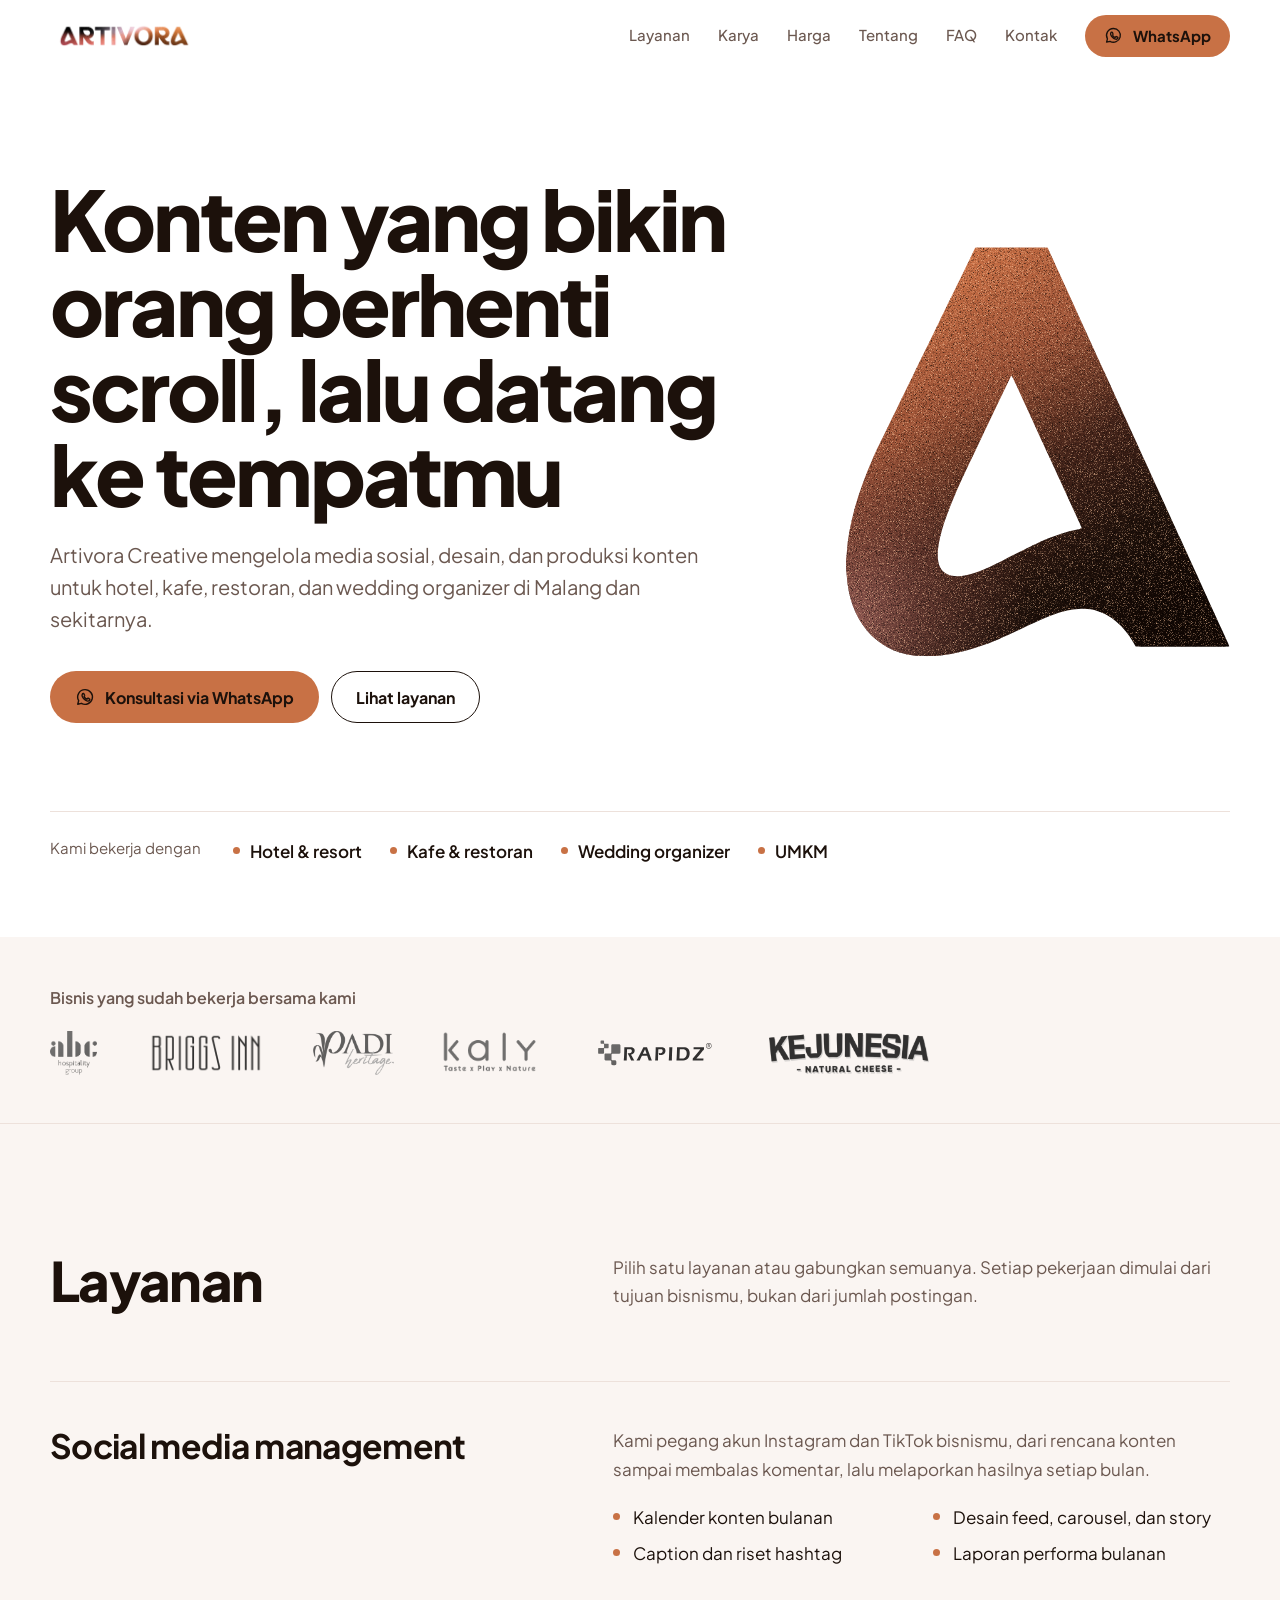
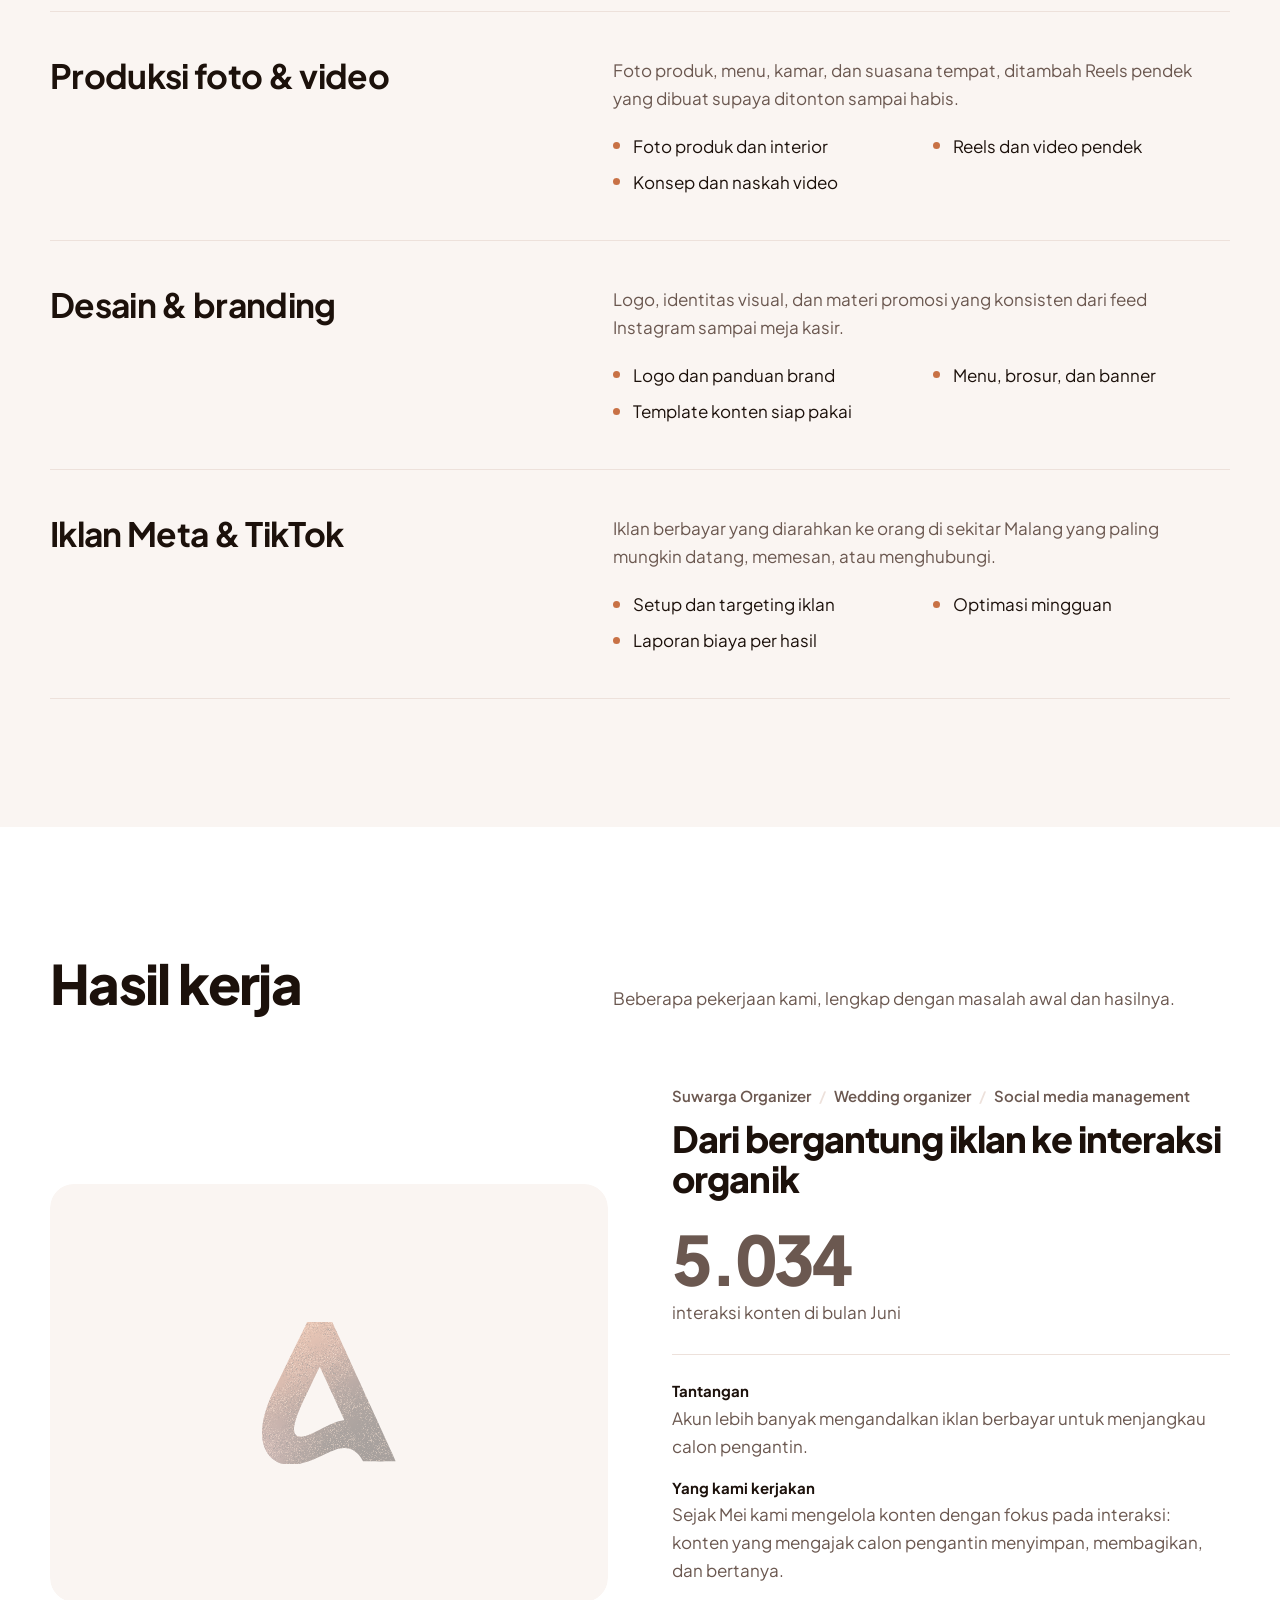
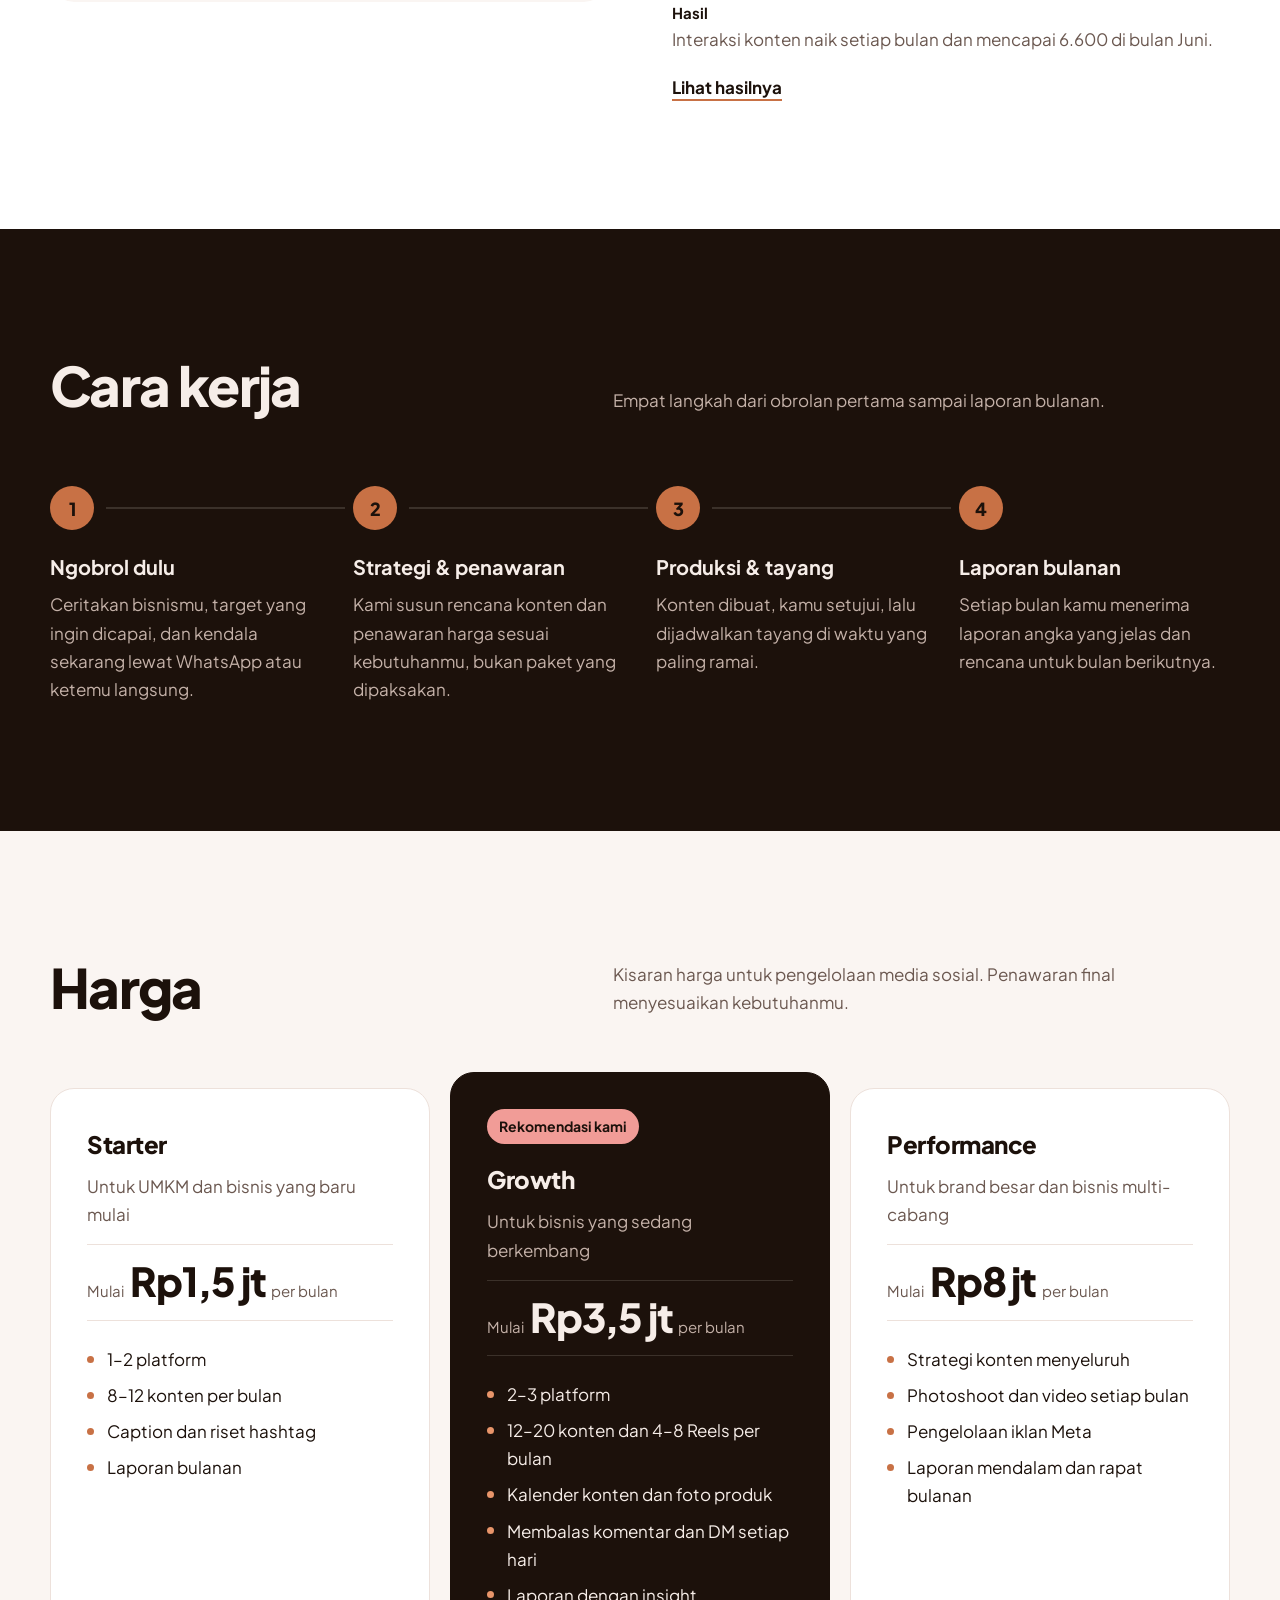
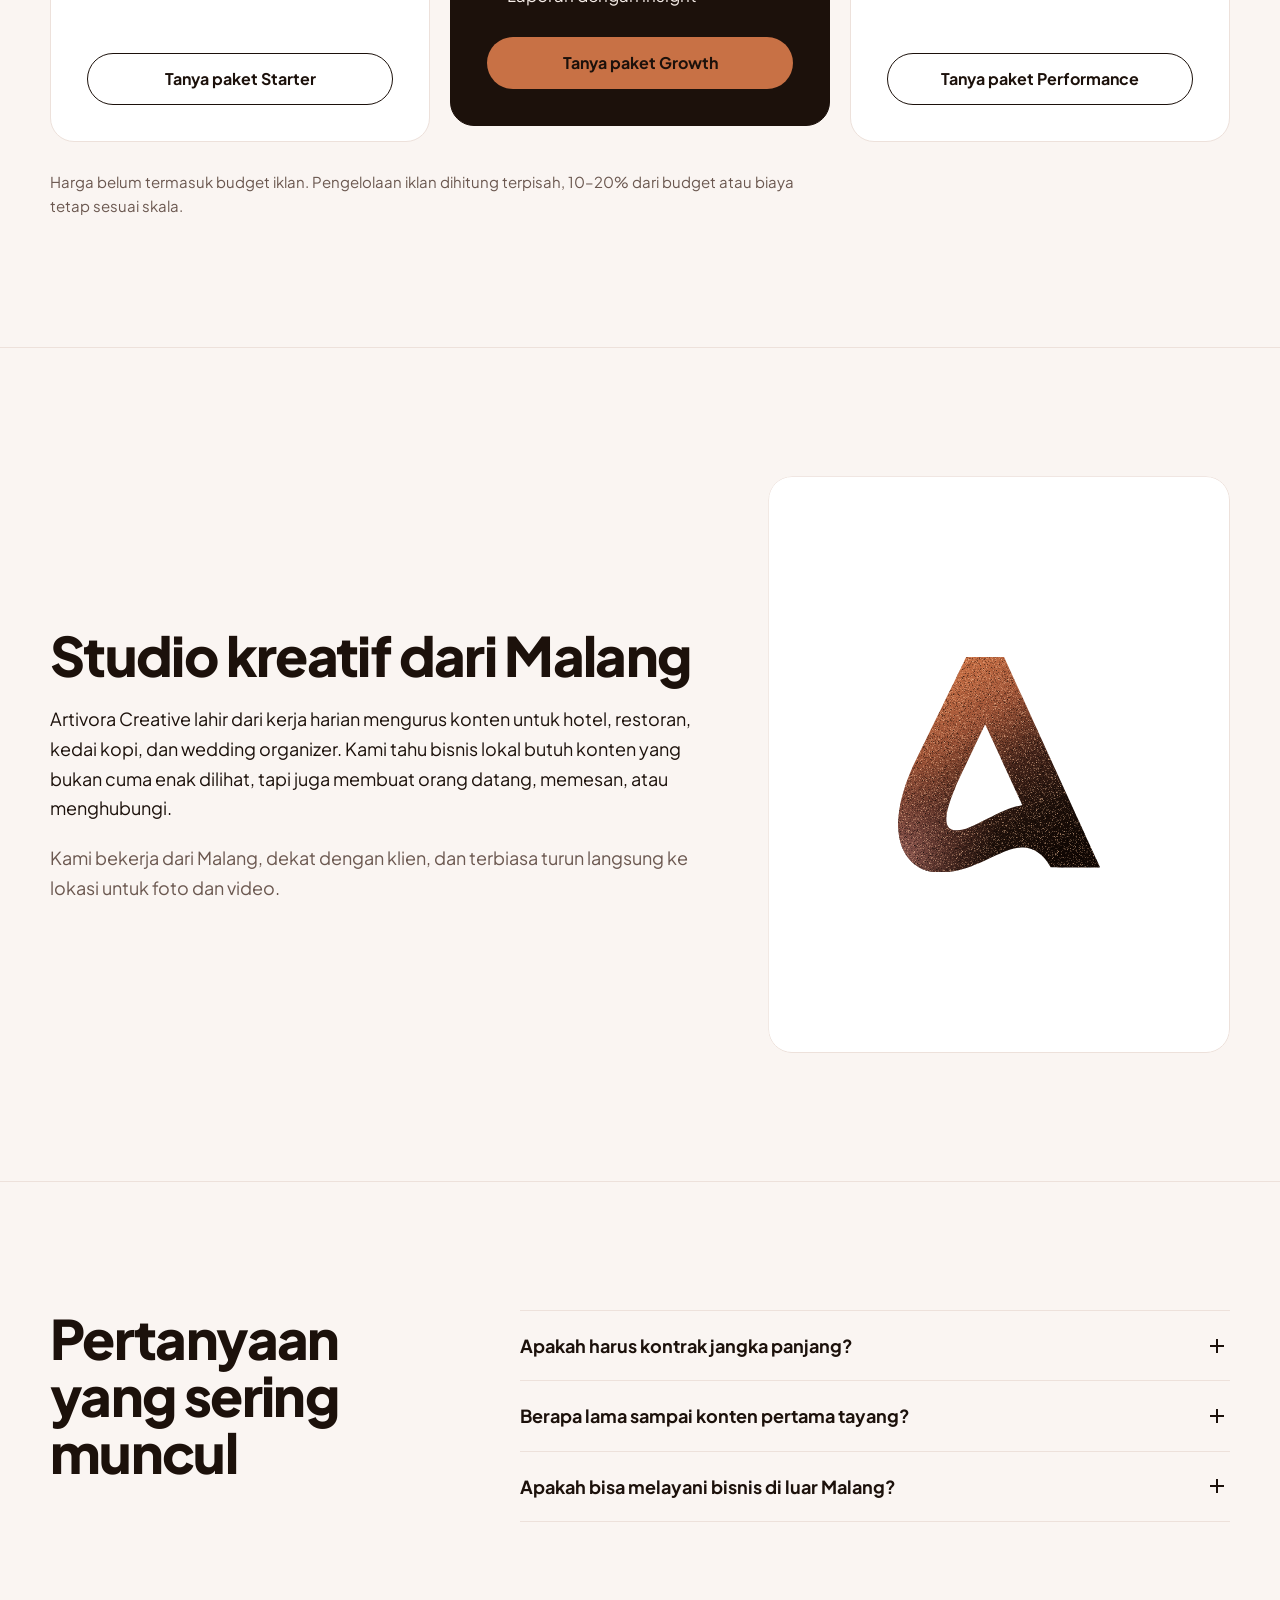
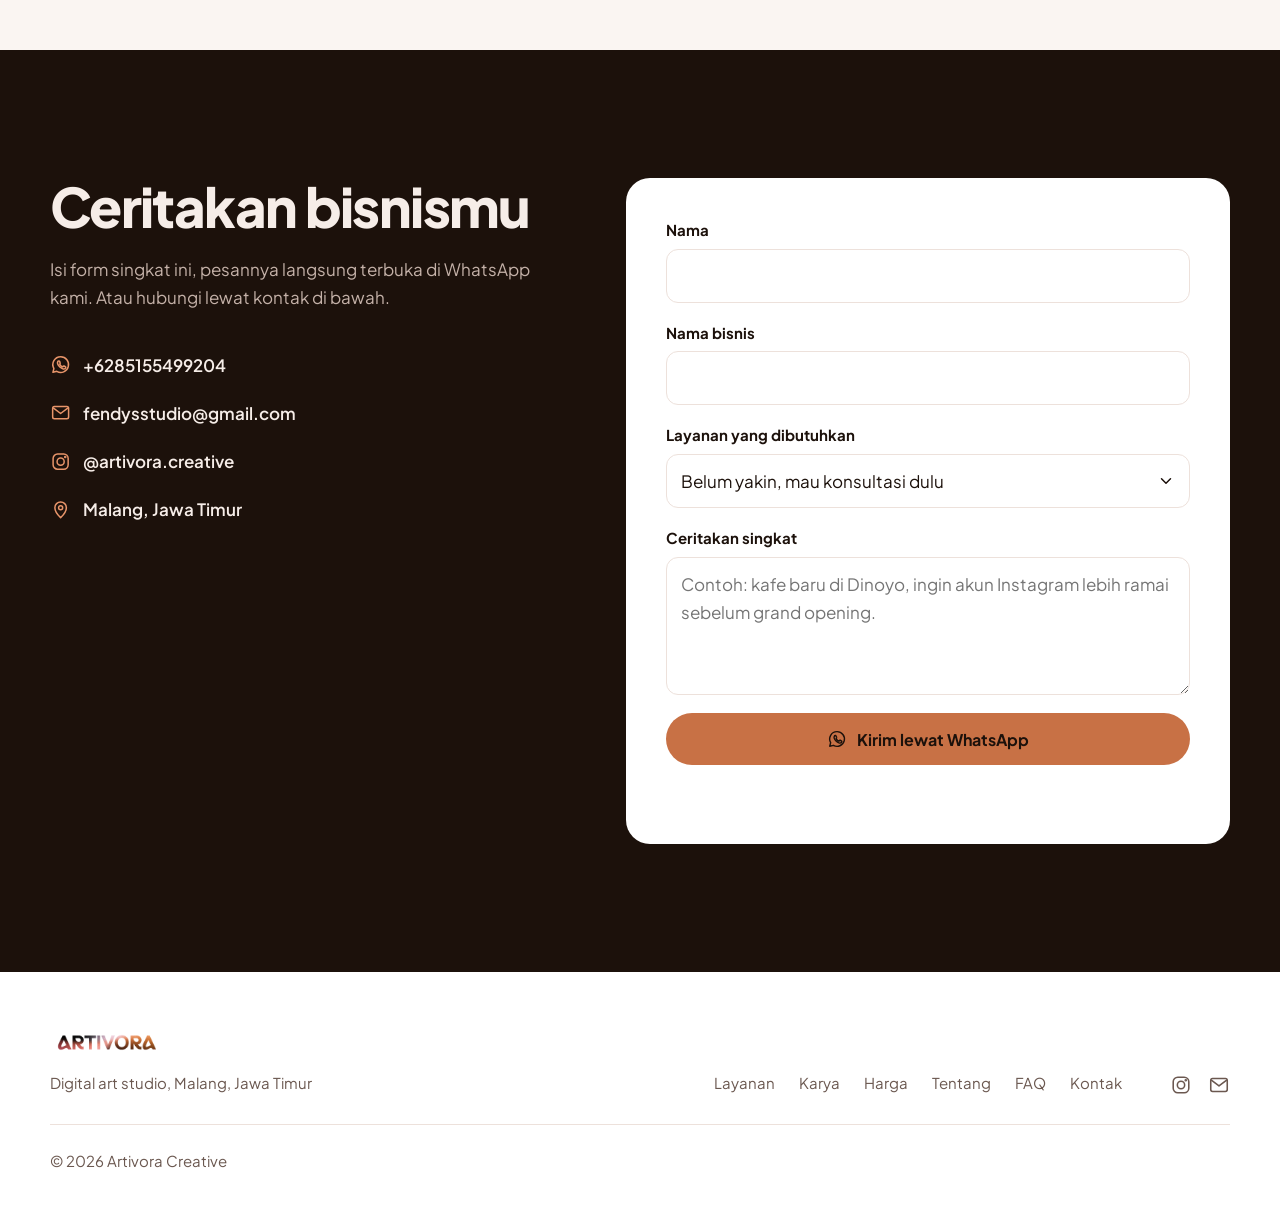
<file: index.html>
<!doctype html>
<html lang="id">
<head>
<meta charset="utf-8">
<meta name="viewport" content="width=device-width, initial-scale=1">
<title>Artivora Creative | Agency Social Media &amp; Desain di Malang</title>
<meta name="description" content="Studio kreatif di Malang untuk social media management, desain, foto &amp; video, dan iklan Meta. Untuk hotel, kafe, restoran, wedding organizer, dan UMKM.">
<link rel="canonical" href="https://artivora.my.id/">
<meta name="theme-color" content="#FFFFFF">
<meta property="og:type" content="website">
<meta property="og:locale" content="id_ID">
<meta property="og:title" content="Artivora Creative | Agency Social Media &amp; Desain di Malang">
<meta property="og:description" content="Studio kreatif di Malang untuk social media management, desain, foto &amp; video, dan iklan Meta. Untuk hotel, kafe, restoran, wedding organizer, dan UMKM.">
<meta property="og:url" content="https://artivora.my.id/">
<meta property="og:image" content="https://artivora.my.id/assets/img/og.jpg">
<meta name="twitter:card" content="summary_large_image">
<link rel="icon" href="assets/img/favicon.svg" type="image/svg+xml">
<link rel="apple-touch-icon" href="assets/img/apple-touch-icon.png">
<link rel="preload" href="assets/fonts/plus-jakarta-sans.woff2" as="font" type="font/woff2" crossorigin>
<link rel="stylesheet" href="assets/css/site.css?v=1.2.0">
<script type="application/ld+json">{"@context":"https://schema.org","@type":"ProfessionalService","name":"Artivora Creative","description":"Studio kreatif di Malang untuk social media management, desain, foto & video, dan iklan Meta. Untuk hotel, kafe, restoran, wedding organizer, dan UMKM.","url":"https://artivora.my.id","areaServed":"Malang","address":{"@type":"PostalAddress","addressLocality":"Malang","addressRegion":"Jawa Timur","addressCountry":"ID"},"telephone":"+6285155499204","email":"fendysstudio@gmail.com","sameAs":["https://instagram.com/artivora.creative"],"image":"https://artivora.my.id/assets/img/og.jpg"}</script>
<!-- Halaman ini dibuat otomatis dari content.json. Ubah isinya lewat /admin, bukan di file ini. -->
</head>
<body data-motion="on">
<a class="skip-link" href="#main">Langsung ke isi</a>
<svg class="brand-defs" width="0" height="0" aria-hidden="true" focusable="false"><defs><linearGradient id="aa-g" gradientUnits="userSpaceOnUse" x1="140" y1="0" x2="440" y2="440"><stop offset="0" stop-color="#D07447"/><stop offset=".3" stop-color="#9C5236"/><stop offset=".56" stop-color="#45241A"/><stop offset=".8" stop-color="#1E100A"/><stop offset="1" stop-color="#120804"/></linearGradient><radialGradient id="aa-r" gradientUnits="userSpaceOnUse" cx="0" cy="480" r="240"><stop offset="0" stop-color="#B0706A" stop-opacity=".75"/><stop offset=".6" stop-color="#8A4E46" stop-opacity=".3"/><stop offset="1" stop-color="#8A4E46" stop-opacity="0"/></radialGradient><filter id="aa-grain" x="0" y="0" width="100%" height="100%" color-interpolation-filters="sRGB"><feTurbulence type="fractalNoise" baseFrequency="1.1" numOctaves="2" seed="7" stitchTiles="stitch" result="n"/><feColorMatrix in="n" type="matrix" values="0 0 0 0 1 0 0 0 0 .8 0 0 0 0 .64 0 0 0 2.2 -1.22" result="l"/><feColorMatrix in="n" type="matrix" values="0 0 0 0 0 0 0 0 0 0 0 0 0 0 0 0 0 0 -2.2 .98" result="k"/><feComposite in="l" in2="SourceAlpha" operator="in" result="l2"/><feComposite in="k" in2="SourceAlpha" operator="in" result="k2"/><feMerge><feMergeNode in="SourceGraphic"/><feMergeNode in="l2"/><feMergeNode in="k2"/></feMerge></filter><symbol id="artivora-a" viewBox="0 0 490 522"><g filter="url(#aa-grain)"><path d="M89.1 521.6 C88.7 521.4 87.3 521.1 86.1 521 C37.7 515 4.7 475.7 1 419.6 C0.9 417.6 0.6 414.9 0.4 413.7 C-0.1 410.8 -0.1 399.5 0.4 396.6 C0.6 395.4 0.9 392.6 1 390.2 C3 356.4 14.9 313.2 34.2 269.7 C38.6 259.8 40.2 256.6 56.4 223.2 C58 220 60.2 215.6 61.3 213.4 C62.3 211.2 64.6 206.5 66.3 203 C68 199.5 72.8 189.7 77 181.1 C81.2 172.6 85.9 162.9 87.5 159.6 C89.1 156.3 93.8 146.7 98 138.1 C102.2 129.6 106.9 119.9 108.5 116.6 C110.1 113.3 114.8 103.7 119 95.1 C129.5 73.5 131.4 69.7 140.1 51.9 C144.4 43.2 148.9 33.9 150.3 31.1 C151.6 28.4 155.5 20.3 159 13.3 C162.4 6.2 165.2 0.3 165.2 0.2 C165.2 0.1 185.9 -0 211.1 -0 L256.9 -0 L257.5 1.2 C258.1 2.4 264.3 16.1 273 35.1 C275.5 40.6 278.4 47 279.5 49.4 C283 57.1 294.4 81.9 301 96.5 C307.4 110.5 318.6 135.1 322.5 143.6 C323.6 146 326.8 153 329.6 159.2 C332.5 165.5 335.4 171.9 336.1 173.5 C336.9 175.1 339.5 180.9 342 186.4 C344.5 191.9 347.4 198.3 348.5 200.6 C349.6 203 353.4 211.3 356.9 219.1 C360.5 227 366.4 239.8 370 247.7 C373.6 255.6 379.4 268.4 383 276.2 C386.6 284.1 392.4 296.9 396 304.8 C399.6 312.7 403.4 321 404.5 323.4 C406.6 328.1 419.6 356.4 426.5 371.6 C429 377 432.7 385.3 434.9 390.1 C445 412.1 452.3 428.1 454.5 433 C455.8 436 458.7 442.3 460.9 447.1 C465 456.1 476 480.2 480.6 490.2 C490 510.8 489.4 509.3 488.5 509.7 C487.5 510.3 370.4 510.1 369.8 509.6 C369.5 509.3 368.5 507.7 367.6 506 C352.2 477.3 326.2 460.1 300.1 461.4 C280.4 462.3 266.1 467 225.9 486 C200 498.2 191.9 501.8 178.4 506.9 C158.4 514.4 137.5 519.5 120.6 521 C119.1 521.1 117.3 521.4 116.6 521.6 C114.9 522.2 90.3 522.1 89.1 521.6 Z M149.9 419.3 C162.9 417.2 175 412.5 199.6 400.1 C245.8 376.9 247.4 376.1 258.4 371.6 C272.6 365.7 288.2 361.1 297.6 359.9 C299.6 359.6 300.5 359.3 300.6 358.6 C300.8 358 301.5 359.4 286.9 327.9 C283.3 320 279.2 311 275.7 303.3 C273.2 298 266.5 283.4 257.9 264.8 C256.7 262.1 255.2 258.7 254.5 257.2 C253.9 255.8 252 251.8 250.4 248.4 C248.9 244.9 245 236.6 241.9 229.8 C238.8 222.9 235 214.7 233.5 211.5 C232 208.3 229.5 202.8 227.9 199.4 C226.3 195.9 224.1 191 222.9 188.5 C221.8 186 218.9 179.7 216.5 174.5 C214.1 169.3 212 164.9 211.8 164.7 C211 163.9 210.5 164.4 209.2 167.2 C207.3 171.3 188.1 211.6 184 220.1 C179.3 230 173.7 241.8 169 251.6 C149.8 291.8 145.4 301.4 138.8 316.8 C118.5 364.4 112.5 394.2 120.4 409.2 C125 418 135.6 421.6 149.9 419.3 Z" fill="url(#aa-g)"/><path d="M89.1 521.6 C88.7 521.4 87.3 521.1 86.1 521 C37.7 515 4.7 475.7 1 419.6 C0.9 417.6 0.6 414.9 0.4 413.7 C-0.1 410.8 -0.1 399.5 0.4 396.6 C0.6 395.4 0.9 392.6 1 390.2 C3 356.4 14.9 313.2 34.2 269.7 C38.6 259.8 40.2 256.6 56.4 223.2 C58 220 60.2 215.6 61.3 213.4 C62.3 211.2 64.6 206.5 66.3 203 C68 199.5 72.8 189.7 77 181.1 C81.2 172.6 85.9 162.9 87.5 159.6 C89.1 156.3 93.8 146.7 98 138.1 C102.2 129.6 106.9 119.9 108.5 116.6 C110.1 113.3 114.8 103.7 119 95.1 C129.5 73.5 131.4 69.7 140.1 51.9 C144.4 43.2 148.9 33.9 150.3 31.1 C151.6 28.4 155.5 20.3 159 13.3 C162.4 6.2 165.2 0.3 165.2 0.2 C165.2 0.1 185.9 -0 211.1 -0 L256.9 -0 L257.5 1.2 C258.1 2.4 264.3 16.1 273 35.1 C275.5 40.6 278.4 47 279.5 49.4 C283 57.1 294.4 81.9 301 96.5 C307.4 110.5 318.6 135.1 322.5 143.6 C323.6 146 326.8 153 329.6 159.2 C332.5 165.5 335.4 171.9 336.1 173.5 C336.9 175.1 339.5 180.9 342 186.4 C344.5 191.9 347.4 198.3 348.5 200.6 C349.6 203 353.4 211.3 356.9 219.1 C360.5 227 366.4 239.8 370 247.7 C373.6 255.6 379.4 268.4 383 276.2 C386.6 284.1 392.4 296.9 396 304.8 C399.6 312.7 403.4 321 404.5 323.4 C406.6 328.1 419.6 356.4 426.5 371.6 C429 377 432.7 385.3 434.9 390.1 C445 412.1 452.3 428.1 454.5 433 C455.8 436 458.7 442.3 460.9 447.1 C465 456.1 476 480.2 480.6 490.2 C490 510.8 489.4 509.3 488.5 509.7 C487.5 510.3 370.4 510.1 369.8 509.6 C369.5 509.3 368.5 507.7 367.6 506 C352.2 477.3 326.2 460.1 300.1 461.4 C280.4 462.3 266.1 467 225.9 486 C200 498.2 191.9 501.8 178.4 506.9 C158.4 514.4 137.5 519.5 120.6 521 C119.1 521.1 117.3 521.4 116.6 521.6 C114.9 522.2 90.3 522.1 89.1 521.6 Z M149.9 419.3 C162.9 417.2 175 412.5 199.6 400.1 C245.8 376.9 247.4 376.1 258.4 371.6 C272.6 365.7 288.2 361.1 297.6 359.9 C299.6 359.6 300.5 359.3 300.6 358.6 C300.8 358 301.5 359.4 286.9 327.9 C283.3 320 279.2 311 275.7 303.3 C273.2 298 266.5 283.4 257.9 264.8 C256.7 262.1 255.2 258.7 254.5 257.2 C253.9 255.8 252 251.8 250.4 248.4 C248.9 244.9 245 236.6 241.9 229.8 C238.8 222.9 235 214.7 233.5 211.5 C232 208.3 229.5 202.8 227.9 199.4 C226.3 195.9 224.1 191 222.9 188.5 C221.8 186 218.9 179.7 216.5 174.5 C214.1 169.3 212 164.9 211.8 164.7 C211 163.9 210.5 164.4 209.2 167.2 C207.3 171.3 188.1 211.6 184 220.1 C179.3 230 173.7 241.8 169 251.6 C149.8 291.8 145.4 301.4 138.8 316.8 C118.5 364.4 112.5 394.2 120.4 409.2 C125 418 135.6 421.6 149.9 419.3 Z" fill="url(#aa-r)"/></g></symbol></defs></svg>
<header class="site-header" data-header><div class="wrap header-inner"><a class="logo" href="#top" aria-label="Artivora Creative"><img class="logo-img" src="assets/uploads/logo-mvs5ajto.webp" alt="Artivora Creative"></a><nav class="nav" aria-label="Navigasi utama"><button class="nav-toggle" type="button" aria-expanded="false" aria-controls="nav-menu" data-nav-toggle><span class="nav-toggle-bars" aria-hidden="true"></span><span class="sr-only">Buka menu</span></button><div class="nav-menu" id="nav-menu" data-nav-menu><ul class="nav-links"><li><a href="#layanan">Layanan</a></li><li><a href="#karya">Karya</a></li><li><a href="#harga">Harga</a></li><li><a href="#tentang">Tentang</a></li><li><a href="#faq">FAQ</a></li><li><a href="#kontak">Kontak</a></li></ul><a class="btn btn-primary btn-small" href="https://wa.me/6285155499204?text=Halo%20Artivora%2C%20saya%20mau%20konsultasi%20soal%20media%20sosial%20bisnis%20saya." target="_blank" rel="noopener"><svg class="icon" viewBox="0 0 24 24" fill="none" stroke="currentColor" stroke-width="1.7" stroke-linecap="round" stroke-linejoin="round" aria-hidden="true" focusable="false"><path d="M12 3.2a8.8 8.8 0 0 0-7.6 13.2L3.3 20.7l4.4-1.1A8.8 8.8 0 1 0 12 3.2Z"/><path d="M8.9 8.3c.2-.5.5-.5.8-.5h.5c.2 0 .4 0 .6.5l.7 1.7c.1.2.1.4 0 .6l-.4.6c-.1.2-.2.3 0 .6.4.7 1 1.4 1.7 1.9.6.4 1 .6 1.3.7.2.1.4 0 .5-.1l.6-.7c.2-.2.3-.2.6-.1l1.6.8c.3.1.4.2.4.4 0 .3 0 1.1-.6 1.6-.5.5-1.4.8-2.2.6-1.2-.3-2.6-1-3.9-2.2-1.4-1.3-2.2-2.7-2.5-3.7-.3-1-.1-1.9.3-2.5Z"/></svg><span>WhatsApp</span></a></div></nav></div></header><main id="main"><section class="hero" id="top" aria-labelledby="hero-title"><div class="hero-art" aria-hidden="true"><svg class="hero-mark" viewBox="0 0 490 522" aria-hidden="true" focusable="false"><use href="#artivora-a"/></svg></div><div class="wrap hero-inner"><h1 id="hero-title" class="hero-title">Konten yang bikin orang berhenti scroll, lalu datang ke tempatmu</h1><p class="hero-sub">Artivora Creative mengelola media sosial, desain, dan produksi konten untuk hotel, kafe, restoran, dan wedding organizer di Malang dan sekitarnya.</p><div class="hero-actions"><a class="btn btn-primary" href="https://wa.me/6285155499204?text=Halo%20Artivora%2C%20saya%20mau%20konsultasi%20soal%20media%20sosial%20bisnis%20saya." target="_blank" rel="noopener"><svg class="icon" viewBox="0 0 24 24" fill="none" stroke="currentColor" stroke-width="1.7" stroke-linecap="round" stroke-linejoin="round" aria-hidden="true" focusable="false"><path d="M12 3.2a8.8 8.8 0 0 0-7.6 13.2L3.3 20.7l4.4-1.1A8.8 8.8 0 1 0 12 3.2Z"/><path d="M8.9 8.3c.2-.5.5-.5.8-.5h.5c.2 0 .4 0 .6.5l.7 1.7c.1.2.1.4 0 .6l-.4.6c-.1.2-.2.3 0 .6.4.7 1 1.4 1.7 1.9.6.4 1 .6 1.3.7.2.1.4 0 .5-.1l.6-.7c.2-.2.3-.2.6-.1l1.6.8c.3.1.4.2.4.4 0 .3 0 1.1-.6 1.6-.5.5-1.4.8-2.2.6-1.2-.3-2.6-1-3.9-2.2-1.4-1.3-2.2-2.7-2.5-3.7-.3-1-.1-1.9.3-2.5Z"/></svg><span>Konsultasi via WhatsApp</span></a><a class="btn btn-outline" href="#layanan">Lihat layanan</a></div><div class="hero-industries"><p class="hero-industries-label">Kami bekerja dengan</p><ul><li>Hotel &amp; resort</li><li>Kafe &amp; restoran</li><li>Wedding organizer</li><li>UMKM</li></ul></div></div></section><section class="section clients" id="klien" aria-labelledby="klien-title"><div class="wrap"><h2 class="clients-title" id="klien-title">Bisnis yang sudah bekerja bersama kami</h2><ul class="clients-list"><li><img src="assets/uploads/abc-icon-blue-mvs5259b.webp" alt="ABC Hospitality Group" loading="lazy"></li><li><img src="assets/uploads/2021-logo-briggsartboard-1-copy-mvs51q9r.webp" alt="Briggs Inn" loading="lazy"></li><li><img src="assets/uploads/logo-padi-2021-1-mvs510jg.webp" alt="Padi Heritage Resort" loading="lazy"></li><li><img src="assets/uploads/logo-logo-text-with-slogan-green-mvs50j3r.webp" alt="Kaly Eatery" loading="lazy"></li><li><img src="assets/uploads/logo-01-mvs504wo.svg" alt="Rapidz" loading="lazy"></li><li><img src="assets/uploads/logo-kejunesia-mvs4zdcg.webp" alt="Kejunesia" loading="lazy"></li></ul></div></section><section class="section services" id="layanan" aria-labelledby="layanan-title"><div class="wrap"><header class="section-head"><h2 id="layanan-title">Layanan</h2><p class="section-intro">Pilih satu layanan atau gabungkan semuanya. Setiap pekerjaan dimulai dari tujuan bisnismu, bukan dari jumlah postingan.</p></header><ul class="service-list"><li class="service"><h3 class="service-title">Social media management</h3><div class="service-body"><p>Kami pegang akun Instagram dan TikTok bisnismu, dari rencana konten sampai membalas komentar, lalu melaporkan hasilnya setiap bulan.</p><ul class="dot-list"><li>Kalender konten bulanan</li><li>Desain feed, carousel, dan story</li><li>Caption dan riset hashtag</li><li>Laporan performa bulanan</li></ul></div></li><li class="service"><h3 class="service-title">Produksi foto &amp; video</h3><div class="service-body"><p>Foto produk, menu, kamar, dan suasana tempat, ditambah Reels pendek yang dibuat supaya ditonton sampai habis.</p><ul class="dot-list"><li>Foto produk dan interior</li><li>Reels dan video pendek</li><li>Konsep dan naskah video</li></ul></div></li><li class="service"><h3 class="service-title">Desain &amp; branding</h3><div class="service-body"><p>Logo, identitas visual, dan materi promosi yang konsisten dari feed Instagram sampai meja kasir.</p><ul class="dot-list"><li>Logo dan panduan brand</li><li>Menu, brosur, dan banner</li><li>Template konten siap pakai</li></ul></div></li><li class="service"><h3 class="service-title">Iklan Meta &amp; TikTok</h3><div class="service-body"><p>Iklan berbayar yang diarahkan ke orang di sekitar Malang yang paling mungkin datang, memesan, atau menghubungi.</p><ul class="dot-list"><li>Setup dan targeting iklan</li><li>Optimasi mingguan</li><li>Laporan biaya per hasil</li></ul></div></li></ul></div></section><section class="section work-section" id="karya" aria-labelledby="karya-title"><div class="wrap"><header class="section-head"><h2 id="karya-title">Hasil kerja</h2><p class="section-intro">Beberapa pekerjaan kami, lengkap dengan masalah awal dan hasilnya.</p></header><div class="work-list"><article class="work"><div class="work-media"><svg class="work-media-mark" viewBox="0 0 490 522" aria-hidden="true" focusable="false"><use href="#artivora-a"/></svg></div><div class="work-text"><p class="work-meta">Suwarga Organizer<span aria-hidden="true">/</span>Wedding organizer<span aria-hidden="true">/</span>Social media management</p><h3 class="work-title">Dari bergantung iklan ke interaksi organik</h3><p class="work-metric"><strong>6.600</strong><span>interaksi konten di bulan Juni</span></p><dl class="work-story"><div><dt>Tantangan</dt><dd>Akun lebih banyak mengandalkan iklan berbayar untuk menjangkau calon pengantin.</dd></div><div><dt>Yang kami kerjakan</dt><dd>Sejak Mei kami mengelola konten dengan fokus pada interaksi: konten yang mengajak calon pengantin menyimpan, membagikan, dan bertanya.</dd></div><div><dt>Hasil</dt><dd>Interaksi konten naik setiap bulan dan mencapai 6.600 di bulan Juni.</dd></div></dl><a class="text-link" href="https://www.instagram.com/suwarga.organizer/" target="_blank" rel="noopener">Lihat hasilnya</a></div></article></div></div></section><section class="section process" id="cara-kerja" aria-labelledby="cara-kerja-title"><div class="wrap"><header class="section-head"><h2 id="cara-kerja-title">Cara kerja</h2><p class="section-intro">Empat langkah dari obrolan pertama sampai laporan bulanan.</p></header><ol class="steps"><li class="step"><span class="step-num" aria-hidden="true">1</span><h3>Ngobrol dulu</h3><p>Ceritakan bisnismu, target yang ingin dicapai, dan kendala sekarang lewat WhatsApp atau ketemu langsung.</p></li><li class="step"><span class="step-num" aria-hidden="true">2</span><h3>Strategi &amp; penawaran</h3><p>Kami susun rencana konten dan penawaran harga sesuai kebutuhanmu, bukan paket yang dipaksakan.</p></li><li class="step"><span class="step-num" aria-hidden="true">3</span><h3>Produksi &amp; tayang</h3><p>Konten dibuat, kamu setujui, lalu dijadwalkan tayang di waktu yang paling ramai.</p></li><li class="step"><span class="step-num" aria-hidden="true">4</span><h3>Laporan bulanan</h3><p>Setiap bulan kamu menerima laporan angka yang jelas dan rencana untuk bulan berikutnya.</p></li></ol></div></section><section class="section pricing" id="harga" aria-labelledby="harga-title"><div class="wrap"><header class="section-head"><h2 id="harga-title">Harga</h2><p class="section-intro">Kisaran harga untuk pengelolaan media sosial. Penawaran final menyesuaikan kebutuhanmu.</p></header><div class="tiers"><article class="tier"><h3 class="tier-name">Starter</h3><p class="tier-audience">Untuk UMKM dan bisnis yang baru mulai</p><p class="tier-price"><span class="tier-from">Mulai</span> <strong>Rp1,5 jt</strong> <span class="tier-period">per bulan</span></p><ul class="dot-list"><li>1–2 platform</li><li>8–12 konten per bulan</li><li>Caption dan riset hashtag</li><li>Laporan bulanan</li></ul><a class="btn btn-outline" href="https://wa.me/6285155499204?text=Halo%20Artivora%2C%20saya%20tertarik%20dengan%20paket%20Starter." target="_blank" rel="noopener">Tanya paket Starter</a></article><article class="tier tier-featured"><p class="tier-badge">Rekomendasi kami</p><h3 class="tier-name">Growth</h3><p class="tier-audience">Untuk bisnis yang sedang berkembang</p><p class="tier-price"><span class="tier-from">Mulai</span> <strong>Rp3,5 jt</strong> <span class="tier-period">per bulan</span></p><ul class="dot-list"><li>2–3 platform</li><li>12–20 konten dan 4–8 Reels per bulan</li><li>Kalender konten dan foto produk</li><li>Membalas komentar dan DM setiap hari</li><li>Laporan dengan insight</li></ul><a class="btn btn-primary" href="https://wa.me/6285155499204?text=Halo%20Artivora%2C%20saya%20tertarik%20dengan%20paket%20Growth." target="_blank" rel="noopener">Tanya paket Growth</a></article><article class="tier"><h3 class="tier-name">Performance</h3><p class="tier-audience">Untuk brand besar dan bisnis multi-cabang</p><p class="tier-price"><span class="tier-from">Mulai</span> <strong>Rp8 jt</strong> <span class="tier-period">per bulan</span></p><ul class="dot-list"><li>Strategi konten menyeluruh</li><li>Photoshoot dan video setiap bulan</li><li>Pengelolaan iklan Meta</li><li>Laporan mendalam dan rapat bulanan</li></ul><a class="btn btn-outline" href="https://wa.me/6285155499204?text=Halo%20Artivora%2C%20saya%20tertarik%20dengan%20paket%20Performance." target="_blank" rel="noopener">Tanya paket Performance</a></article></div><p class="pricing-note">Harga belum termasuk budget iklan. Pengelolaan iklan dihitung terpisah, 10–20% dari budget atau biaya tetap sesuai skala.</p></div></section><section class="section about" id="tentang" aria-labelledby="tentang-title"><div class="wrap"><div class="about-grid"><div class="about-text"><h2 id="tentang-title">Studio kreatif dari Malang</h2><p>Artivora Creative lahir dari kerja harian mengurus konten untuk hotel, restoran, kedai kopi, dan wedding organizer. Kami tahu bisnis lokal butuh konten yang bukan cuma enak dilihat, tapi juga membuat orang datang, memesan, atau menghubungi.</p><p>Kami bekerja dari Malang, dekat dengan klien, dan terbiasa turun langsung ke lokasi untuk foto dan video.</p></div><div class="about-media"><svg class="about-mark" viewBox="0 0 490 522" aria-hidden="true" focusable="false"><use href="#artivora-a"/></svg></div></div></div></section><section class="section faq" id="faq" aria-labelledby="faq-title"><div class="wrap faq-grid"><h2 id="faq-title">Pertanyaan yang sering muncul</h2><div class="faq-list"><details class="faq-item"><summary>Apakah harus kontrak jangka panjang?</summary><div class="faq-answer"><p>Tulis kebijakan kontrak Artivora di sini, misalnya minimal 3 bulan atau bisa per bulan.</p></div></details><details class="faq-item"><summary>Berapa lama sampai konten pertama tayang?</summary><div class="faq-answer"><p>Tulis estimasi waktu dari brief disepakati sampai konten pertama tayang.</p></div></details><details class="faq-item"><summary>Apakah bisa melayani bisnis di luar Malang?</summary><div class="faq-answer"><p>Tulis area layanan Artivora, termasuk apakah melayani klien jarak jauh.</p></div></details></div></div></section><section class="section contact" id="kontak" aria-labelledby="kontak-title"><div class="wrap contact-grid"><div class="contact-info"><h2 id="kontak-title">Ceritakan bisnismu</h2><p class="section-intro">Isi form singkat ini, pesannya langsung terbuka di WhatsApp kami. Atau hubungi lewat kontak di bawah.</p><ul class="contact-direct"><li><a href="https://wa.me/6285155499204?text=Halo%20Artivora%2C%20saya%20mau%20konsultasi%20soal%20media%20sosial%20bisnis%20saya." target="_blank" rel="noopener"><svg class="icon" viewBox="0 0 24 24" fill="none" stroke="currentColor" stroke-width="1.7" stroke-linecap="round" stroke-linejoin="round" aria-hidden="true" focusable="false"><path d="M12 3.2a8.8 8.8 0 0 0-7.6 13.2L3.3 20.7l4.4-1.1A8.8 8.8 0 1 0 12 3.2Z"/><path d="M8.9 8.3c.2-.5.5-.5.8-.5h.5c.2 0 .4 0 .6.5l.7 1.7c.1.2.1.4 0 .6l-.4.6c-.1.2-.2.3 0 .6.4.7 1 1.4 1.7 1.9.6.4 1 .6 1.3.7.2.1.4 0 .5-.1l.6-.7c.2-.2.3-.2.6-.1l1.6.8c.3.1.4.2.4.4 0 .3 0 1.1-.6 1.6-.5.5-1.4.8-2.2.6-1.2-.3-2.6-1-3.9-2.2-1.4-1.3-2.2-2.7-2.5-3.7-.3-1-.1-1.9.3-2.5Z"/></svg><span>+6285155499204</span></a></li><li><a href="mailto:fendysstudio@gmail.com"><svg class="icon" viewBox="0 0 24 24" fill="none" stroke="currentColor" stroke-width="1.7" stroke-linecap="round" stroke-linejoin="round" aria-hidden="true" focusable="false"><rect x="3" y="5" width="18" height="14" rx="2"/><path d="m4 7 8 6 8-6"/></svg><span>fendysstudio@gmail.com</span></a></li><li><a href="https://instagram.com/artivora.creative" target="_blank" rel="noopener"><svg class="icon" viewBox="0 0 24 24" fill="none" stroke="currentColor" stroke-width="1.7" stroke-linecap="round" stroke-linejoin="round" aria-hidden="true" focusable="false"><rect x="3.5" y="3.5" width="17" height="17" rx="5"/><circle cx="12" cy="12" r="4"/><circle cx="17.2" cy="6.8" r=".6" fill="currentColor"/></svg><span>@artivora.creative</span></a></li><li><span class="contact-plain"><svg class="icon" viewBox="0 0 24 24" fill="none" stroke="currentColor" stroke-width="1.7" stroke-linecap="round" stroke-linejoin="round" aria-hidden="true" focusable="false"><path d="M12 21s-6.5-6.1-6.5-11.2a6.5 6.5 0 0 1 13 0C18.5 14.9 12 21 12 21Z"/><circle cx="12" cy="9.8" r="2.3"/></svg><span>Malang, Jawa Timur</span></span></li></ul></div><form class="contact-form" data-wa-form data-wa="6285155499204" data-email="fendysstudio@gmail.com" novalidate><div class="field"><label for="f-name">Nama</label><input id="f-name" name="name" autocomplete="name" required></div><div class="field"><label for="f-business">Nama bisnis</label><input id="f-business" name="business" autocomplete="organization"></div><div class="field"><label for="f-service">Layanan yang dibutuhkan</label><select id="f-service" name="service"><option value="">Belum yakin, mau konsultasi dulu</option><option>Social media management</option><option>Produksi foto &amp; video</option><option>Desain &amp; branding</option><option>Iklan Meta &amp; TikTok</option></select></div><div class="field"><label for="f-message">Ceritakan singkat</label><textarea id="f-message" name="message" rows="4" placeholder="Contoh: kafe baru di Dinoyo, ingin akun Instagram lebih ramai sebelum grand opening."></textarea></div><button class="btn btn-primary btn-block" type="submit"><svg class="icon" viewBox="0 0 24 24" fill="none" stroke="currentColor" stroke-width="1.7" stroke-linecap="round" stroke-linejoin="round" aria-hidden="true" focusable="false"><path d="M12 3.2a8.8 8.8 0 0 0-7.6 13.2L3.3 20.7l4.4-1.1A8.8 8.8 0 1 0 12 3.2Z"/><path d="M8.9 8.3c.2-.5.5-.5.8-.5h.5c.2 0 .4 0 .6.5l.7 1.7c.1.2.1.4 0 .6l-.4.6c-.1.2-.2.3 0 .6.4.7 1 1.4 1.7 1.9.6.4 1 .6 1.3.7.2.1.4 0 .5-.1l.6-.7c.2-.2.3-.2.6-.1l1.6.8c.3.1.4.2.4.4 0 .3 0 1.1-.6 1.6-.5.5-1.4.8-2.2.6-1.2-.3-2.6-1-3.9-2.2-1.4-1.3-2.2-2.7-2.5-3.7-.3-1-.1-1.9.3-2.5Z"/></svg><span>Kirim lewat WhatsApp</span></button><p class="form-status" role="status" data-form-status></p></form></div></section></main><footer class="site-footer"><div class="wrap footer-inner"><div class="footer-brand"><a class="footer-logo" href="#top"><img src="assets/uploads/logo-mvs5ajto.webp" alt="Artivora Creative" loading="lazy"></a><p>Digital art studio, Malang, Jawa Timur</p></div><ul class="footer-links"><li><a href="#layanan">Layanan</a></li><li><a href="#karya">Karya</a></li><li><a href="#harga">Harga</a></li><li><a href="#tentang">Tentang</a></li><li><a href="#faq">FAQ</a></li><li><a href="#kontak">Kontak</a></li></ul><ul class="footer-social"><li><a href="https://instagram.com/artivora.creative" target="_blank" rel="noopener" aria-label="Instagram"><svg class="icon" viewBox="0 0 24 24" fill="none" stroke="currentColor" stroke-width="1.7" stroke-linecap="round" stroke-linejoin="round" aria-hidden="true" focusable="false"><rect x="3.5" y="3.5" width="17" height="17" rx="5"/><circle cx="12" cy="12" r="4"/><circle cx="17.2" cy="6.8" r=".6" fill="currentColor"/></svg></a></li><li><a href="mailto:fendysstudio@gmail.com" aria-label="Email"><svg class="icon" viewBox="0 0 24 24" fill="none" stroke="currentColor" stroke-width="1.7" stroke-linecap="round" stroke-linejoin="round" aria-hidden="true" focusable="false"><rect x="3" y="5" width="18" height="14" rx="2"/><path d="m4 7 8 6 8-6"/></svg></a></li></ul><p class="footer-copy">© 2026 Artivora Creative</p></div></footer><a class="wa-float" href="https://wa.me/6285155499204?text=Halo%20Artivora%2C%20saya%20mau%20konsultasi%20soal%20media%20sosial%20bisnis%20saya." target="_blank" rel="noopener" aria-label="Chat WhatsApp"><svg class="icon" viewBox="0 0 24 24" fill="none" stroke="currentColor" stroke-width="1.7" stroke-linecap="round" stroke-linejoin="round" aria-hidden="true" focusable="false"><path d="M12 3.2a8.8 8.8 0 0 0-7.6 13.2L3.3 20.7l4.4-1.1A8.8 8.8 0 1 0 12 3.2Z"/><path d="M8.9 8.3c.2-.5.5-.5.8-.5h.5c.2 0 .4 0 .6.5l.7 1.7c.1.2.1.4 0 .6l-.4.6c-.1.2-.2.3 0 .6.4.7 1 1.4 1.7 1.9.6.4 1 .6 1.3.7.2.1.4 0 .5-.1l.6-.7c.2-.2.3-.2.6-.1l1.6.8c.3.1.4.2.4.4 0 .3 0 1.1-.6 1.6-.5.5-1.4.8-2.2.6-1.2-.3-2.6-1-3.9-2.2-1.4-1.3-2.2-2.7-2.5-3.7-.3-1-.1-1.9.3-2.5Z"/></svg></a>
<script src="assets/js/site.js?v=1.2.0" defer></script>
</body>
</html>
</file>
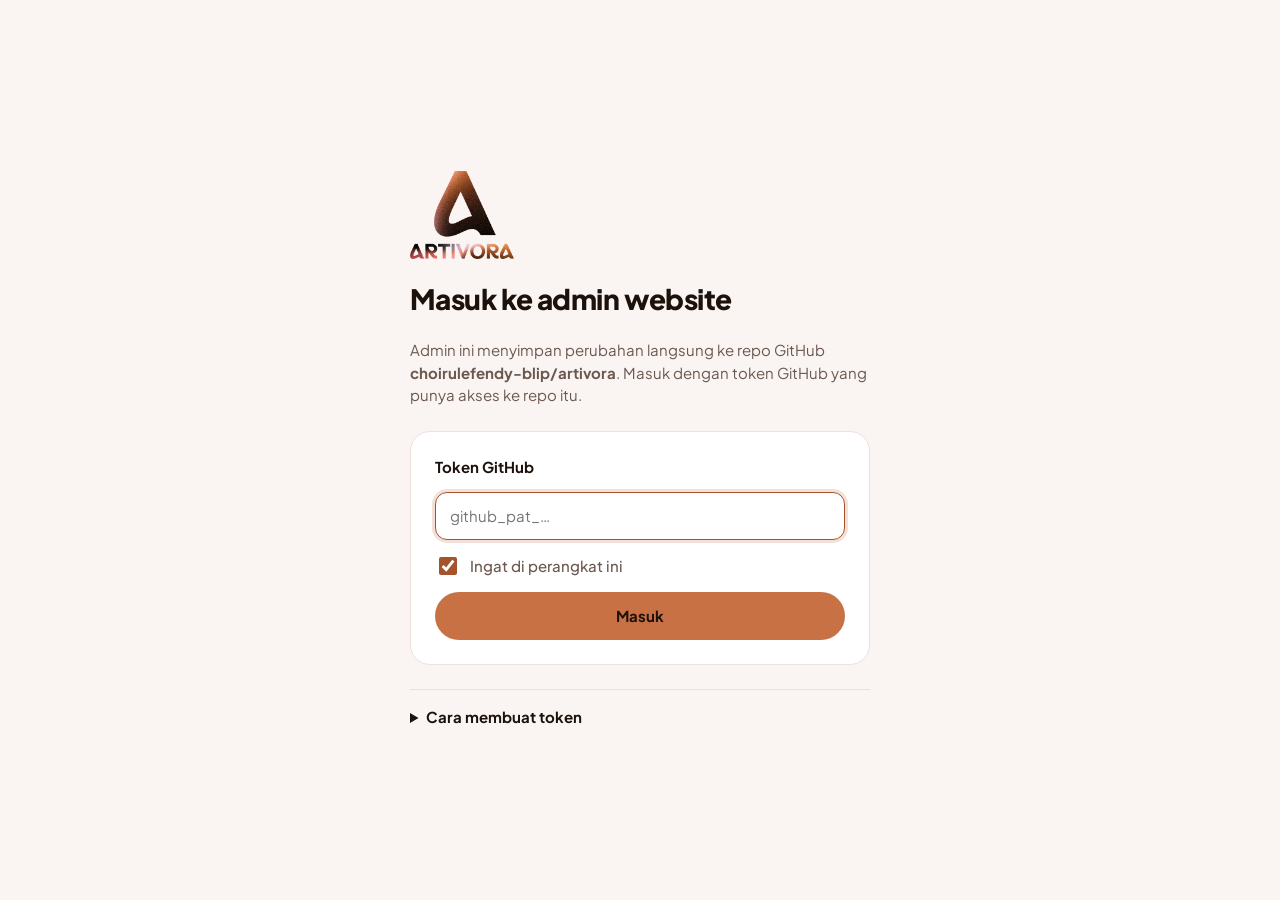
<file: admin/index.html>
<!doctype html>
<html lang="id">
<head>
<meta charset="utf-8">
<meta name="viewport" content="width=device-width, initial-scale=1">
<meta name="robots" content="noindex, nofollow">
<title>Admin | Artivora Creative</title>
<meta name="theme-color" content="#1E1633">
<link rel="icon" href="../assets/img/favicon.svg" type="image/svg+xml">
<link rel="stylesheet" href="admin.css?v=1.2.0">
</head>
<body>

<div class="loading" id="loading">Memuat…</div>

<!-- Login -->
<main class="login" id="login" hidden>
  <div class="login-card">
    <span class="brand" id="login-brand"></span>
    <div>
      <h1>Masuk ke admin website</h1>
    </div>
    <p>Admin ini menyimpan perubahan langsung ke repo GitHub <strong id="repo-name"></strong>. Masuk dengan token GitHub yang punya akses ke repo itu.</p>

    <form class="login-form" id="login-form" novalidate>
      <label for="token">Token GitHub</label>
      <input id="token" type="password" autocomplete="off" spellcheck="false" placeholder="github_pat_…">
      <label class="check"><input type="checkbox" id="remember" checked> Ingat di perangkat ini</label>
      <p class="login-error" id="login-error" role="alert" hidden></p>
      <button class="btn btn-coral btn-block" id="login-btn" type="submit">Masuk</button>
    </form>

    <details class="help">
      <summary>Cara membuat token</summary>
      <ol>
        <li>Buka <a href="https://github.com/settings/personal-access-tokens/new" target="_blank" rel="noopener">github.com/settings/personal-access-tokens/new</a> (login dengan akun pemilik repo).</li>
        <li><strong>Token name</strong>: Artivora admin. <strong>Expiration</strong>: pilih 1 tahun atau sesuai kebutuhan.</li>
        <li><strong>Repository access</strong>: pilih <em>Only select repositories</em>, lalu pilih <strong>artivora</strong>.</li>
        <li><strong>Permissions → Repository permissions → Contents</strong>: ubah ke <strong>Read and write</strong>.</li>
        <li>Klik <strong>Generate token</strong>, salin, lalu tempel di kolom di atas. Jangan bagikan token ini ke siapa pun.</li>
      </ol>
    </details>
  </div>
</main>

<!-- App -->
<div class="app" id="app" hidden>
  <header class="topbar">
    <a class="brand" id="top-brand" target="_blank" rel="noopener" title="Buka website"></a>
    <div class="status" id="status" role="status" aria-live="polite">
      <span class="status-dot" aria-hidden="true"></span>
      <span class="status-text" id="status-text"></span>
    </div>
    <div class="topbar-actions">
      <button class="btn btn-dark-line" id="preview-btn" type="button" aria-pressed="false">
        <svg class="icon" viewBox="0 0 24 24" fill="none" stroke="currentColor" stroke-width="1.8" stroke-linecap="round" stroke-linejoin="round" aria-hidden="true"><path d="M2.5 12S6 5.5 12 5.5 21.5 12 21.5 12 18 18.5 12 18.5 2.5 12 2.5 12Z"/><circle cx="12" cy="12" r="3"/></svg>
        <span>Pratinjau</span>
      </button>
      <button class="btn btn-coral" id="publish-btn" type="button" disabled>Publikasikan</button>
    </div>
  </header>

  <div class="workspace" id="workspace">
    <aside class="sidebar">
      <nav class="side-nav" id="side-nav" aria-label="Bagian website"></nav>
      <div class="side-foot">
        <a class="btn btn-quiet" id="site-link" target="_blank" rel="noopener">
          <svg class="icon" viewBox="0 0 24 24" fill="none" stroke="currentColor" stroke-width="1.8" stroke-linecap="round" stroke-linejoin="round" aria-hidden="true"><path d="M14 4h6v6M20 4l-9 9M18 14v5a1 1 0 0 1-1 1H5a1 1 0 0 1-1-1V7a1 1 0 0 1 1-1h5"/></svg>
          <span>Lihat website</span>
        </a>
        <button class="btn btn-quiet" id="revert-btn" type="button" data-revert disabled>
          <svg class="icon" viewBox="0 0 24 24" fill="none" stroke="currentColor" stroke-width="1.8" stroke-linecap="round" stroke-linejoin="round" aria-hidden="true"><path d="M9 14 4 9l5-5"/><path d="M4 9h10a6 6 0 0 1 0 12h-3"/></svg>
          <span>Batalkan perubahan</span>
        </button>
        <button class="btn btn-quiet" id="logout-btn" type="button">
          <svg class="icon" viewBox="0 0 24 24" fill="none" stroke="currentColor" stroke-width="1.8" stroke-linecap="round" stroke-linejoin="round" aria-hidden="true"><path d="M15 4h4a1 1 0 0 1 1 1v14a1 1 0 0 1-1 1h-4M10 17l5-5-5-5M15 12H4"/></svg>
          <span>Keluar</span>
        </button>
      </div>
    </aside>

    <main class="editor" id="editor">
      <div class="editor-inner" id="editor-inner"></div>
    </main>

    <section class="preview" id="preview" aria-label="Pratinjau website" hidden>
      <div class="preview-bar">
        <strong>Pratinjau</strong>
        <div class="seg" role="group" aria-label="Ukuran layar">
          <button type="button" data-device="desktop" aria-pressed="true">Desktop</button>
          <button type="button" data-device="phone" aria-pressed="false">HP</button>
        </div>
        <button class="btn btn-quiet btn-icon" id="preview-close" type="button" aria-label="Tutup pratinjau" title="Tutup pratinjau">
          <svg class="icon" viewBox="0 0 24 24" fill="none" stroke="currentColor" stroke-width="1.8" stroke-linecap="round" stroke-linejoin="round" aria-hidden="true"><path d="M6 6l12 12M18 6 6 18"/></svg>
        </button>
      </div>
      <div class="preview-stage" id="preview-stage">
        <iframe id="preview-frame" title="Pratinjau website"></iframe>
      </div>
    </section>
  </div>
</div>

<dialog id="dialog"></dialog>
<div class="toast" id="toast" role="status" hidden></div>

<script src="config.js?v=1.1.0"></script>
<script src="../assets/js/render.js?v=1.2.0"></script>
<script src="admin.js?v=1.3.0"></script>
</body>
</html>
</file>
<file: assets/css/site.css>
/* Artivora Creative — site styles
   Palette taken from the logo: copper → espresso "A", rose / blush / mauve wordmark. */

@font-face {
  font-family: 'Plus Jakarta Sans';
  src: url('../fonts/plus-jakarta-sans.woff2') format('woff2');
  font-weight: 200 800;
  font-style: normal;
  font-display: swap;
}

:root {
  --espresso: #1C110B;       /* darkest tone of the A — text and dark sections */
  --espresso-deep: #140A05;
  --cocoa: #2B1A12;
  --copper: #C87145;         /* top of the A — primary accent */
  --copper-hover: #D88A5A;
  --copper-light: #E8956A;   /* copper on dark backgrounds */
  --rose: #B14F4D;           /* wordmark crimson — numbers and highlights */
  --blush: #F19C97;
  --mauve: #C9A6B7;
  --paper: #FAF5F2;
  --blush-soft: #F7E8E2;
  --white: #FFFFFF;
  --ink: #1C110B;
  --muted: #6B5850;
  --line: #EDE1DB;
  --on-dark: #F6EDE8;
  --on-dark-muted: #C4B1A8;
  --line-dark: rgba(246, 237, 232, 0.14);

  --font: 'Plus Jakarta Sans', system-ui, -apple-system, 'Segoe UI', Roboto, sans-serif;

  --wrap: 1180px;
  --gutter: clamp(20px, 5vw, 48px);
  --section-y: clamp(72px, 10vw, 128px);
  --radius-lg: 24px;
  --radius: 14px;
  --radius-sm: 10px;
  --header-h: 72px;
}

*, *::before, *::after { box-sizing: border-box; }

html {
  scroll-behavior: smooth;
  scroll-padding-top: calc(var(--header-h) + 8px);
  -webkit-text-size-adjust: 100%;
}

body {
  margin: 0;
  background: var(--white);
  color: var(--ink);
  font-family: var(--font);
  font-size: 1rem;
  line-height: 1.65;
  -webkit-font-smoothing: antialiased;
  text-rendering: optimizeLegibility;
}
@media (min-width: 720px) { body { font-size: 1.0625rem; } }

::selection { background: var(--blush); color: var(--espresso); }

img, svg { display: block; max-width: 100%; }
img { height: auto; }
a { color: inherit; }
h1, h2, h3, p, ul, ol, dl, dd, figure, blockquote { margin: 0; }
ul, ol { padding: 0; list-style: none; }
button, input, select, textarea { font: inherit; color: inherit; }

.brand-defs { position: absolute; width: 0; height: 0; overflow: hidden; }

.wrap {
  width: 100%;
  max-width: calc(var(--wrap) + var(--gutter) * 2);
  margin-inline: auto;
  padding-inline: var(--gutter);
}

.sr-only {
  position: absolute; width: 1px; height: 1px; padding: 0; margin: -1px;
  overflow: hidden; clip: rect(0 0 0 0); white-space: nowrap; border: 0;
}

.skip-link {
  position: absolute; left: 16px; top: -60px; z-index: 100;
  background: var(--espresso); color: var(--white); padding: 10px 16px;
  border-radius: var(--radius-sm); font-weight: 700; text-decoration: none;
}
.skip-link:focus { top: 16px; }

:focus-visible { outline: 3px solid var(--rose); outline-offset: 3px; border-radius: 6px; }
.process :focus-visible,
.contact-info :focus-visible,
.tier-featured :focus-visible { outline-color: var(--blush); }

.icon { width: 1.25em; height: 1.25em; flex: none; }

/* ---------- buttons ---------- */
.btn {
  display: inline-flex; align-items: center; justify-content: center; gap: 10px;
  min-height: 52px; padding: 12px 24px;
  border: 1.5px solid transparent; border-radius: 999px;
  font-weight: 700; font-size: 1rem; line-height: 1.2;
  text-decoration: none; cursor: pointer;
  transition: background-color .15s ease, border-color .15s ease, color .15s ease;
}
.btn-small { min-height: 42px; padding: 8px 18px; font-size: .9375rem; }
.btn-block { width: 100%; }
.btn-primary { background: var(--copper); color: var(--espresso); }
.btn-primary:hover { background: var(--copper-hover); }
.btn-outline { border-color: var(--espresso); color: var(--espresso); }
.btn-outline:hover { background: var(--espresso); color: var(--white); }

.text-link {
  display: inline-block; margin-top: 20px;
  font-weight: 700; color: var(--ink);
  text-decoration: underline; text-decoration-color: var(--copper);
  text-decoration-thickness: 2px; text-underline-offset: 5px;
}
.text-link:hover { color: var(--rose); }

/* ---------- header ---------- */
.site-header {
  position: fixed; inset: 0 0 auto; z-index: 50;
  height: var(--header-h);
  color: var(--ink);
  border-bottom: 1px solid transparent;
  transition: background-color .2s ease, border-color .2s ease;
}
.site-header.is-scrolled,
.site-header.is-open {
  background: rgba(255, 255, 255, .94);
  border-bottom-color: var(--line);
  -webkit-backdrop-filter: blur(10px);
  backdrop-filter: blur(10px);
}
.header-inner { height: 100%; display: flex; align-items: center; justify-content: space-between; gap: 24px; }

.logo { display: inline-flex; align-items: center; gap: 10px; text-decoration: none; }
.logo-mark { width: 29px; height: 31px; }
.logo-wordmark { width: auto; height: 17px; }
.logo-img { height: 38px; width: auto; }

.nav-toggle {
  display: inline-flex; align-items: center; justify-content: center;
  width: 44px; height: 44px; border: 0; border-radius: 12px;
  background: transparent; color: var(--ink); cursor: pointer;
}
.nav-toggle-bars, .nav-toggle-bars::before, .nav-toggle-bars::after {
  display: block; width: 22px; height: 2px; border-radius: 2px; background: currentColor;
  transition: transform .2s ease, opacity .2s ease;
}
.nav-toggle-bars { position: relative; }
.nav-toggle-bars::before, .nav-toggle-bars::after { content: ''; position: absolute; left: 0; }
.nav-toggle-bars::before { top: -7px; }
.nav-toggle-bars::after { top: 7px; }
.nav-toggle[aria-expanded="true"] .nav-toggle-bars { background: transparent; }
.nav-toggle[aria-expanded="true"] .nav-toggle-bars::before { transform: translateY(7px) rotate(45deg); }
.nav-toggle[aria-expanded="true"] .nav-toggle-bars::after { transform: translateY(-7px) rotate(-45deg); }

.nav-menu {
  position: absolute; left: 0; right: 0; top: var(--header-h);
  display: none; flex-direction: column; gap: 20px;
  padding: 16px var(--gutter) 28px;
  background: var(--white); border-bottom: 1px solid var(--line);
  box-shadow: 0 16px 32px rgba(28, 17, 11, .08);
}
.nav-menu.is-open { display: flex; }
.nav-links { display: flex; flex-direction: column; }
.nav-links a {
  display: block; padding: 12px 0; text-decoration: none;
  font-size: 1.25rem; font-weight: 600; color: var(--ink);
  border-bottom: 1px solid var(--line);
}

@media (min-width: 900px) {
  .nav-toggle { display: none; }
  .nav-menu {
    position: static; display: flex; flex-direction: row; align-items: center; gap: 28px;
    padding: 0; background: none; border: 0; box-shadow: none;
  }
  .nav-links { flex-direction: row; gap: 28px; }
  .nav-links a {
    padding: 6px 0; border: 0; font-size: .9375rem; font-weight: 500;
    color: var(--muted); transition: color .15s ease;
  }
  .nav-links a:hover { color: var(--ink); }
}

/* ---------- hero ---------- */
.hero {
  position: relative; overflow: hidden; isolation: isolate;
  background: var(--white); color: var(--ink);
  padding: calc(var(--header-h) + clamp(48px, 10vw, 104px)) 0 clamp(40px, 6vw, 72px);
  min-height: min(100svh, 860px);
  display: flex; align-items: flex-end;
}
.hero-art {
  position: absolute; z-index: -1;
  right: -10vw; top: calc(var(--header-h) + 8px);
  width: min(62vw, 320px);
  opacity: .1;
}
.hero-mark { width: 100%; height: auto; }
.hero-inner { position: relative; }

.hero-title {
  max-width: 15ch;
  font-size: clamp(2.5rem, 1.2rem + 5.2vw, 5.2rem);
  font-weight: 800; line-height: 1.02; letter-spacing: -.035em;
  text-wrap: balance;
}
.hero-sub {
  max-width: 54ch; margin-top: 24px;
  font-size: clamp(1.0625rem, 1rem + .35vw, 1.25rem); line-height: 1.6;
  color: var(--muted);
}
.hero-actions { display: flex; flex-wrap: wrap; gap: 12px; margin-top: 36px; }

.hero-industries {
  margin-top: clamp(48px, 8vw, 88px); padding-top: 24px;
  border-top: 1px solid var(--line);
  display: flex; flex-wrap: wrap; align-items: baseline; gap: 12px 32px;
}
.hero-industries-label { font-size: .9375rem; color: var(--muted); }
.hero-industries ul { display: flex; flex-wrap: wrap; gap: 10px 28px; }
.hero-industries li { display: inline-flex; align-items: center; gap: 10px; font-weight: 600; }
.hero-industries li::before { content: ''; width: 7px; height: 7px; border-radius: 50%; background: var(--copper); }

@media (min-width: 900px) {
  .hero-art {
    right: max(var(--gutter), calc((100vw - var(--wrap)) / 2));
    top: 50%; transform: translateY(-54%);
    width: min(30vw, 460px);
    opacity: 1;
  }
  .hero-title { max-width: min(12.5ch, calc(100% - min(30vw, 460px) - 40px)); }
  .hero-sub { max-width: min(44ch, calc(100% - min(30vw, 460px) - 48px)); }
}

/* ---------- motion ----------
   One language throughout: things rise, the way the A rises in the hero. */
:root { --ease-rise: cubic-bezier(.2, .75, .2, 1); }

/* hero on load: the A rises, the headline lifts out from a baseline, the rest follows */
.hero-art { translate: 0 var(--parallax, 0px); will-change: translate; }
.hero-mark { clip-path: inset(100% 0 0 0); animation: mark-rise 1.1s var(--ease-rise) .15s forwards; }
@keyframes mark-rise { to { clip-path: inset(0 0 0 0); } }

.hero-title { animation: title-rise 1s var(--ease-rise) .05s both; }
.hero-sub { animation: soft-rise .9s var(--ease-rise) .35s both; }
.hero-actions { animation: soft-rise .9s var(--ease-rise) .5s both; }
.hero-industries { animation: soft-rise .9s var(--ease-rise) .65s both; }
@keyframes title-rise {
  from { clip-path: inset(-20% -10% 100% -10%); transform: translateY(.3em); }
  to   { clip-path: inset(-20% -10% -30% -10%); transform: none; }
}
@keyframes soft-rise {
  from { opacity: 0; transform: translateY(24px); }
  to   { opacity: 1; transform: none; }
}

/* scroll reveals: site.js marks elements below the fold with data-reveal */
[data-reveal] {
  transition-duration: .9s;
  transition-timing-function: var(--ease-rise);
  transition-delay: var(--reveal-delay, 0ms);
}
[data-reveal="up"] { transition-property: opacity, transform; }
[data-reveal="up"]:not(.is-in) { opacity: 0; transform: translateY(32px); }

[data-reveal="title"] { transition-property: clip-path, transform; transition-duration: 1s; clip-path: inset(-20% -10% -30% -10%); }
[data-reveal="title"]:not(.is-in) { clip-path: inset(-20% -10% 100% -10%); transform: translateY(.35em); }

[data-reveal="media"] { transition-property: clip-path; transition-duration: 1.2s; clip-path: inset(0 0 0 0 round var(--radius-lg)); }
[data-reveal="media"]:not(.is-in) { clip-path: inset(100% 0 0 0 round var(--radius-lg)); }
[data-reveal="media"] > img,
[data-reveal="media"] > svg { transition: transform 1.6s var(--ease-rise) var(--reveal-delay, 0ms); }
[data-reveal="media"]:not(.is-in) > img,
[data-reveal="media"]:not(.is-in) > svg { transform: scale(1.12) translateY(4%); }

/* process: numbers pop in, then the connecting line draws to the next step */
.step[data-reveal] .step-num { transition: transform .6s cubic-bezier(.3, 1.5, .5, 1) calc(var(--reveal-delay, 0ms) + 150ms); }
.step[data-reveal]:not(.is-in) .step-num { transform: scale(.3); }
.step[data-reveal]::after { transform-origin: top center; transition: transform .9s var(--ease-rise) calc(var(--reveal-delay, 0ms) + 350ms); }
.step[data-reveal]:not(.is-in)::after { transform: scaleY(0); }
@media (min-width: 900px) {
  .step[data-reveal]::after { transform-origin: left center; }
  .step[data-reveal]:not(.is-in)::after { transform: scaleX(0); }
}

.work-metric [data-count] { font-variant-numeric: tabular-nums; }

/* no motion in the admin preview, when switched off in the admin, or when the visitor asks for less */
.is-preview .hero-mark, .is-preview .hero-title, .is-preview .hero-sub, .is-preview .hero-actions, .is-preview .hero-industries,
[data-motion="off"] .hero-mark, [data-motion="off"] .hero-title, [data-motion="off"] .hero-sub,
[data-motion="off"] .hero-actions, [data-motion="off"] .hero-industries { animation: none; clip-path: none; }

@media (prefers-reduced-motion: reduce) {
  html { scroll-behavior: auto; }
  .hero-mark, .hero-title, .hero-sub, .hero-actions, .hero-industries { animation: none; clip-path: none; }
  .hero-art { translate: none; }
}

/* ---------- shared section ---------- */
.section { padding-block: var(--section-y); }
.clients, .services, .pricing, .about, .faq { background: var(--paper); }
.work-section, .testimonials { background: var(--white); }
:is(.clients, .services, .pricing, .about, .faq) + :is(.clients, .services, .pricing, .about, .faq),
:is(.work-section, .testimonials) + :is(.work-section, .testimonials) { border-top: 1px solid var(--line); }

.section-head { display: grid; gap: 16px; margin-bottom: clamp(40px, 6vw, 72px); }
.section-head h2,
.about-text h2,
.faq-grid h2,
.contact-info h2 {
  font-size: clamp(2rem, 1.2rem + 2.8vw, 3.4rem);
  font-weight: 800; line-height: 1.05; letter-spacing: -.03em;
  text-wrap: balance;
}
.section-intro { max-width: 52ch; color: var(--muted); font-size: 1.0625rem; }
@media (min-width: 900px) {
  .section-head { grid-template-columns: 5fr 6fr; align-items: end; gap: 48px; }
}

.dot-list { display: grid; gap: 8px; }
.dot-list li { position: relative; padding-left: 20px; }
.dot-list li::before {
  content: ''; position: absolute; left: 0; top: .62em;
  width: 7px; height: 7px; border-radius: 50%; background: var(--copper);
}

/* ---------- clients ---------- */
.clients { padding-block: 48px; }
.clients-title { font-size: 1rem; font-weight: 600; color: var(--muted); margin-bottom: 20px; }
.clients-list { display: flex; flex-wrap: wrap; align-items: center; gap: 24px 48px; }
.clients-list img { height: 44px; width: auto; max-width: 160px; object-fit: contain; filter: grayscale(1); opacity: .8; }
.clients-list span { font-weight: 700; font-size: 1.125rem; color: var(--muted); }
.clients-list a { display: block; text-decoration: none; }

/* ---------- services ---------- */
.service-list { border-bottom: 1px solid var(--line); }
.service { display: grid; gap: 16px; padding-block: clamp(28px, 4vw, 44px); border-top: 1px solid var(--line); }
.service-title { font-size: clamp(1.5rem, 1.1rem + 1.4vw, 2.1rem); font-weight: 700; line-height: 1.15; letter-spacing: -.02em; }
.service-body { display: grid; gap: 20px; }
.service-body > p { max-width: 58ch; color: var(--muted); }
@media (min-width: 900px) {
  .service { grid-template-columns: 5fr 6fr; gap: 48px; }
  .service-body .dot-list { grid-template-columns: 1fr 1fr; column-gap: 24px; }
}

/* ---------- work ---------- */
.work-list { display: grid; gap: clamp(56px, 8vw, 96px); }
.work { display: grid; gap: 28px; align-items: center; }
.work-media {
  aspect-ratio: 4 / 3; border-radius: var(--radius-lg); overflow: hidden;
  background: var(--paper); display: grid; place-items: center;
}
.work-media img { width: 100%; height: 100%; object-fit: cover; }
.work-media-mark { width: 24%; opacity: .35; }
.work-meta { display: flex; flex-wrap: wrap; gap: 8px; font-size: .9375rem; font-weight: 600; color: var(--muted); }
.work-meta span { color: var(--line); }
.work-title { margin-top: 10px; font-size: clamp(1.6rem, 1.1rem + 1.6vw, 2.25rem); font-weight: 800; line-height: 1.12; letter-spacing: -.025em; }
.work-metric { display: flex; flex-direction: column; margin-top: 24px; }
.work-metric strong { font-size: clamp(2.75rem, 2rem + 3vw, 4.25rem); font-weight: 800; line-height: 1; letter-spacing: -.04em; color: var(--rose); }
.work-metric span { margin-top: 6px; color: var(--muted); }
.work-story { display: grid; gap: 16px; margin-top: 28px; padding-top: 24px; border-top: 1px solid var(--line); }
.work-story dt { font-weight: 700; font-size: .9375rem; }
.work-story dd { color: var(--muted); max-width: 56ch; }
@media (min-width: 900px) {
  .work { grid-template-columns: 1fr 1fr; gap: 64px; }
  .work:nth-child(even) .work-media { order: 2; }
}

.work-empty {
  display: grid; gap: 24px; justify-items: start;
  padding: clamp(32px, 6vw, 56px); border-radius: var(--radius-lg);
  background: var(--paper); border: 1px solid var(--line);
}
.work-empty-mark { width: 52px; height: auto; }
.work-empty p { max-width: 44ch; font-size: clamp(1.25rem, 1rem + 1vw, 1.75rem); font-weight: 700; line-height: 1.3; letter-spacing: -.015em; }

/* ---------- process ---------- */
.process { background: var(--espresso); color: var(--on-dark); }
.process .section-intro { color: var(--on-dark-muted); }
.steps { display: grid; gap: 32px; }
.step { position: relative; display: grid; gap: 10px; align-content: start; padding-left: 64px; }
.step-num {
  position: absolute; left: 0; top: 0;
  display: grid; place-items: center; width: 44px; height: 44px; border-radius: 50%;
  background: var(--copper); color: var(--espresso); font-weight: 800; font-size: 1.125rem;
}
.step:not(:last-child)::after {
  content: ''; position: absolute; left: 21px; top: 52px; bottom: -28px; width: 2px; background: var(--line-dark);
}
.step h3 { font-size: 1.25rem; font-weight: 700; line-height: 1.3; padding-top: 8px; }
.step p { color: var(--on-dark-muted); }
@media (min-width: 900px) {
  .steps { grid-template-columns: repeat(4, 1fr); gap: 32px; }
  .step { padding-left: 0; padding-top: 68px; }
  .step:not(:last-child)::after { left: 56px; right: -24px; top: 21px; bottom: auto; width: auto; height: 2px; }
  .step h3 { padding-top: 0; }
}

/* ---------- pricing ---------- */
.tiers { display: grid; gap: 20px; align-items: start; }
.tier {
  display: flex; flex-direction: column; gap: 16px;
  padding: clamp(28px, 3vw, 36px); border-radius: var(--radius-lg);
  background: var(--white); border: 1px solid var(--line);
}
.tier .dot-list { margin-block: 8px 12px; }
.tier .btn { margin-top: auto; }
.tier-name { font-size: 1.5rem; font-weight: 800; letter-spacing: -.02em; }
.tier-audience { color: var(--muted); margin-top: -8px; }
.tier-price { display: flex; flex-wrap: wrap; align-items: baseline; gap: 6px; padding-block: 16px; border-block: 1px solid var(--line); }
.tier-price strong { font-size: clamp(2rem, 1.6rem + 1.2vw, 2.5rem); font-weight: 800; letter-spacing: -.03em; line-height: 1; }
.tier-from, .tier-period { color: var(--muted); font-size: .9375rem; }
.tier-badge {
  align-self: flex-start; padding: 6px 12px; border-radius: 999px;
  background: var(--blush); color: var(--espresso); font-size: .875rem; font-weight: 700;
}
.tier-featured { background: var(--espresso); color: var(--on-dark); border-color: var(--espresso); }
.tier-featured .tier-audience,
.tier-featured .tier-from,
.tier-featured .tier-period { color: var(--on-dark-muted); }
.tier-featured .tier-price { border-color: var(--line-dark); }
.tier-featured .dot-list li::before { background: var(--copper-light); }
.pricing-note { margin-top: 28px; max-width: 70ch; color: var(--muted); font-size: .9375rem; }
@media (min-width: 900px) {
  .tiers { grid-template-columns: repeat(3, 1fr); align-items: stretch; }
  .tier { min-height: 100%; }
  .tier-featured { margin-top: -16px; margin-bottom: 16px; }
}

/* ---------- testimonials ---------- */
.quotes { display: grid; gap: 40px; }
.quote { display: grid; gap: 20px; padding-top: 28px; border-top: 2px solid var(--ink); }
.quote blockquote p { font-size: clamp(1.15rem, 1rem + .5vw, 1.4rem); font-weight: 500; line-height: 1.5; letter-spacing: -.01em; }
.quote blockquote p::before { content: '\201C'; display: block; font-size: 3.5rem; line-height: .7; font-weight: 800; color: var(--copper); margin-bottom: 8px; }
.quote figcaption { display: flex; align-items: center; gap: 12px; }
.quote figcaption img { width: 44px; height: 44px; border-radius: 50%; object-fit: cover; }
.quote figcaption > span { display: grid; line-height: 1.35; }
.quote figcaption span span { color: var(--muted); font-size: .9375rem; }
@media (min-width: 900px) { .quotes { grid-template-columns: repeat(2, 1fr); gap: 56px; } }

/* ---------- about ---------- */
.about-grid { display: grid; gap: 40px; align-items: center; }
.about-text { display: grid; gap: 20px; }
.about-text p { max-width: 58ch; font-size: 1.125rem; color: var(--muted); }
.about-text p:first-of-type { color: var(--ink); }
.about-media {
  aspect-ratio: 4 / 5; border-radius: var(--radius-lg); overflow: hidden;
  background: var(--white); border: 1px solid var(--line); display: grid; place-items: center;
}
.about-media img { width: 100%; height: 100%; object-fit: cover; }
.about-mark { width: 44%; height: auto; }
@media (min-width: 900px) { .about-grid { grid-template-columns: 7fr 5fr; gap: 72px; } }

.team { display: grid; grid-template-columns: repeat(auto-fill, minmax(150px, 1fr)); gap: 32px 24px; margin-top: clamp(48px, 7vw, 80px); }
.member { display: grid; gap: 4px; }
.member img, .member-initials { width: 96px; height: 96px; border-radius: 50%; object-fit: cover; margin-bottom: 12px; }
.member-initials { display: grid; place-items: center; background: var(--blush-soft); color: var(--rose); font-weight: 800; font-size: 1.5rem; }
.member span { color: var(--muted); font-size: .9375rem; }

/* ---------- faq ---------- */
.faq-grid { display: grid; gap: 32px; }
@media (min-width: 900px) { .faq-grid { grid-template-columns: 4fr 7fr; gap: 64px; } }
.faq-list { border-bottom: 1px solid var(--line); }
.faq-item { border-top: 1px solid var(--line); }
.faq-item summary {
  position: relative; list-style: none; cursor: pointer;
  padding: 22px 48px 22px 0; font-weight: 700; font-size: 1.125rem; line-height: 1.4;
}
.faq-item summary::-webkit-details-marker { display: none; }
.faq-item summary::after {
  content: ''; position: absolute; right: 6px; top: 50%; width: 14px; height: 14px; margin-top: -7px;
  background:
    linear-gradient(var(--ink), var(--ink)) center / 14px 2px no-repeat,
    linear-gradient(var(--ink), var(--ink)) center / 2px 14px no-repeat;
  transition: transform .2s ease;
}
.faq-item[open] summary::after { transform: rotate(45deg); }
.faq-answer { padding-bottom: 24px; color: var(--muted); max-width: 62ch; display: grid; gap: 12px; }

/* ---------- contact ---------- */
.contact { background: var(--espresso); color: var(--on-dark); }
.contact-grid { display: grid; gap: 40px; }
.contact-info { display: grid; gap: 20px; align-content: start; }
.contact-info .section-intro { color: var(--on-dark-muted); }
.contact-direct { display: grid; gap: 4px; margin-top: 12px; }
.contact-direct a, .contact-plain {
  display: inline-flex; align-items: center; gap: 12px; padding: 8px 0;
  color: var(--on-dark); text-decoration: none; font-weight: 600;
}
.contact-direct a:hover span { text-decoration: underline; text-underline-offset: 4px; }
.contact-direct .icon { color: var(--copper-light); }

.contact-form {
  display: grid; gap: 18px; align-content: start;
  padding: clamp(24px, 4vw, 40px); border-radius: var(--radius-lg);
  background: var(--white); color: var(--ink);
}
.field { display: grid; gap: 6px; }
.field label { font-weight: 700; font-size: .9375rem; }
.field input, .field select, .field textarea {
  width: 100%; padding: 12px 14px; min-height: 48px;
  border: 1.5px solid var(--line); border-radius: 12px; background: var(--white);
  transition: border-color .15s ease, box-shadow .15s ease;
}
.field textarea { resize: vertical; min-height: 112px; }
.field select {
  -webkit-appearance: none; appearance: none; padding-right: 44px; cursor: pointer;
  background: var(--white) url("data:image/svg+xml,%3Csvg xmlns='http://www.w3.org/2000/svg' viewBox='0 0 24 24' fill='none' stroke='%231C110B' stroke-width='2' stroke-linecap='round' stroke-linejoin='round'%3E%3Cpath d='m6 9 6 6 6-6'/%3E%3C/svg%3E") no-repeat right 14px center / 18px;
}
.field input:focus, .field select:focus, .field textarea:focus {
  outline: none; border-color: var(--copper); box-shadow: 0 0 0 3px rgba(200, 113, 69, .22);
}
.field.has-error input { border-color: #B42318; }
.form-status { min-height: 1.4em; font-size: .9375rem; color: var(--muted); }
.form-status.is-error { color: #B42318; }
@media (min-width: 900px) { .contact-grid { grid-template-columns: 5fr 6fr; gap: 72px; } }

/* ---------- footer ---------- */
.site-footer { background: var(--white); color: var(--muted); padding-block: 56px 40px; font-size: .9375rem; }
.footer-inner { display: grid; gap: 28px; }
.footer-brand { display: grid; gap: 14px; justify-items: start; }
.footer-logo { display: block; }
.footer-logo img { width: 112px; height: auto; }
.footer-links { display: flex; flex-wrap: wrap; gap: 8px 24px; }
.footer-links a, .footer-social a { text-decoration: none; color: var(--muted); }
.footer-links a:hover, .footer-social a:hover { color: var(--ink); }
.footer-social { display: flex; gap: 16px; }
.footer-social .icon { width: 22px; height: 22px; }
.footer-copy { padding-top: 24px; border-top: 1px solid var(--line); }
@media (min-width: 900px) {
  .footer-inner { grid-template-columns: 1fr auto auto; align-items: end; column-gap: 48px; }
  .footer-copy { grid-column: 1 / -1; }
}

/* ---------- floating WhatsApp (phones) ---------- */
.wa-float {
  position: fixed; right: 16px; bottom: 16px; z-index: 40;
  display: grid; place-items: center; width: 58px; height: 58px; border-radius: 50%;
  background: var(--copper); color: var(--espresso);
  box-shadow: 0 10px 24px rgba(28, 17, 11, .28);
}
.wa-float .icon { width: 28px; height: 28px; }
@media (min-width: 900px) { .wa-float { display: none; } }
</file>
<file: admin/admin.css>
/* Artivora admin */
@font-face {
  font-family: 'Plus Jakarta Sans';
  src: url('../assets/fonts/plus-jakarta-sans.woff2') format('woff2');
  font-weight: 200 800; font-display: swap;
}

:root {
  /* colors from the Artivora logo */
  --plum: #1C110B;          /* espresso */
  --plum-raised: #2B1A12;
  --indigo: #A4532C;        /* deep copper: active and focus states */
  --lilac: #F19C97;         /* blush */
  --lilac-soft: #F7E8E2;
  --coral: #C87145;         /* copper: primary buttons */
  --coral-press: #D88A5A;
  --paper: #FAF5F2;
  --white: #fff;
  --ink: #1C110B;
  --muted: #6B5850;
  --line: #EDE1DB;
  --on-dark: #F6EDE8;
  --on-dark-muted: #C4B1A8;
  --ok: #157F4F;
  --warn: #9A5B00;
  --err: #B42318;
  --font: 'Plus Jakarta Sans', system-ui, -apple-system, 'Segoe UI', Roboto, sans-serif;
  --bar-h: 64px;
}

* { box-sizing: border-box; }
html, body { height: 100%; }
body { margin: 0; font-family: var(--font); font-size: 15px; line-height: 1.5; color: var(--ink); background: var(--paper); -webkit-font-smoothing: antialiased; }
h1, h2, h3, p { margin: 0; }
button, input, textarea, select { font: inherit; color: inherit; }
[hidden] { display: none !important; }
:focus-visible { outline: 3px solid var(--indigo); outline-offset: 2px; border-radius: 6px; }
.icon { width: 18px; height: 18px; flex: none; }

/* buttons */
.btn {
  display: inline-flex; align-items: center; justify-content: center; gap: 8px;
  min-height: 40px; padding: 8px 16px; border-radius: 999px;
  border: 1.5px solid transparent; background: none; cursor: pointer;
  font-weight: 700; font-size: 14px; line-height: 1.2; text-decoration: none; white-space: nowrap;
}
.btn:disabled { opacity: .5; cursor: not-allowed; }
.btn-coral { background: var(--coral); color: var(--plum); }
.btn-coral:hover:not(:disabled) { background: var(--coral-press); }
.btn-line { border-color: var(--line); background: var(--white); color: var(--ink); }
.btn-line:hover:not(:disabled) { border-color: var(--ink); }
.btn-dark-line { border-color: var(--line); background: var(--white); color: var(--ink); }
.btn-dark-line:hover:not(:disabled) { border-color: var(--ink); }
.btn-quiet { color: var(--muted); padding-inline: 10px; }
.btn-quiet:hover:not(:disabled) { color: var(--ink); background: var(--lilac-soft); }
.btn-danger { color: var(--err); }
.btn-danger:hover:not(:disabled) { background: #FDECEA; }
.btn-icon { width: 36px; height: 36px; min-height: 36px; padding: 0; border-radius: 10px; }
.btn-block { width: 100%; min-height: 48px; font-size: 15px; }

.brand { display: inline-flex; align-items: center; gap: 9px; color: var(--ink); text-decoration: none; }
.brand-mark { width: 26px; height: 28px; }
.brand-wm { height: 15px; width: auto; }
.brand-tag { font-size: 13px; font-weight: 700; color: var(--muted); padding: 2px 8px; border-radius: 999px; background: var(--lilac-soft); }
.brand-stack { width: 104px; height: auto; }

/* ---------- login ---------- */
.login { min-height: 100%; display: grid; place-items: center; padding: 32px 16px; background: var(--paper); color: var(--ink); }
.login-card { width: 100%; max-width: 460px; display: grid; gap: 24px; }
.login-card h1 { font-size: 28px; font-weight: 800; letter-spacing: -.02em; line-height: 1.15; }
.login-card > p { color: var(--muted); }
.login-form { display: grid; gap: 14px; padding: 24px; border-radius: 20px; background: var(--white); border: 1px solid var(--line); color: var(--ink); }
.login-form label { font-weight: 700; }
.login-form input[type="password"] { width: 100%; min-height: 48px; padding: 10px 14px; border: 1.5px solid var(--line); border-radius: 12px; background: var(--white); }
.login-form input[type="password"]:focus { outline: none; border-color: var(--indigo); box-shadow: 0 0 0 3px rgba(200,113,69,.22); }
.check { display: flex; align-items: center; gap: 10px; font-weight: 500 !important; color: var(--muted); }
.check input { width: 18px; height: 18px; accent-color: var(--indigo); }
.login-error { color: var(--err); font-weight: 600; }
.help { border-top: 1px solid var(--line); padding-top: 16px; }
.help summary { cursor: pointer; font-weight: 700; }
.help ol { margin: 12px 0 0; padding-left: 20px; color: var(--muted); display: grid; gap: 8px; }
.help strong { color: var(--ink); }
.help a { color: var(--indigo); font-weight: 600; }

/* ---------- app shell ---------- */
.app { height: 100%; display: grid; grid-template-rows: var(--bar-h) 1fr; }
.topbar {
  display: flex; align-items: center; gap: 16px; padding: 0 16px;
  background: var(--white); color: var(--ink); border-bottom: 1px solid var(--line);
}
.topbar .brand-wm, .topbar .brand-tag { display: none; }
.status { flex: 1; min-width: 0; display: flex; align-items: center; gap: 8px; font-size: 13px; color: var(--muted); }
.status-dot { width: 8px; height: 8px; border-radius: 50%; background: #6FCF97; flex: none; }
.status.is-dirty .status-dot { background: var(--coral); }
.status.is-busy .status-dot { background: var(--lilac); animation: pulse 1s ease-in-out infinite alternate; }
.status-text { white-space: nowrap; overflow: hidden; text-overflow: ellipsis; }
@keyframes pulse { to { opacity: .3; } }
.topbar-actions { display: flex; align-items: center; gap: 8px; }
@media (max-width: 559px) {
  .topbar { gap: 10px; padding: 0 12px; }
  .status-text { position: absolute; width: 1px; height: 1px; overflow: hidden; clip: rect(0 0 0 0); }
  #preview-btn span { display: none; }
  #preview-btn { width: 40px; padding: 0; }
}
.topbar-actions .label-long { display: none; }
@media (min-width: 720px) {
  .topbar { padding: 0 24px; }
  .topbar .brand-wm { display: block; }
  .topbar .brand-tag { display: inline; }
  .topbar-actions .label-long { display: inline; }
}

.workspace { min-height: 0; display: grid; grid-template-columns: minmax(0, 1fr); grid-template-rows: auto minmax(0, 1fr); }
@media (min-width: 900px) {
  .workspace { grid-template-columns: 240px minmax(0, 1fr); grid-template-rows: minmax(0, 1fr); }
}
@media (min-width: 1280px) {
  .workspace.has-preview { grid-template-columns: 240px minmax(420px, 1fr) minmax(480px, 1.15fr); }
}

/* sidebar */
.sidebar { background: var(--white); border-bottom: 1px solid var(--line); min-height: 0; min-width: 0; }
.side-nav { display: flex; gap: 4px; overflow-x: auto; padding: 8px 12px; scrollbar-width: none; }
.side-nav::-webkit-scrollbar { display: none; }
.side-link {
  display: flex; align-items: center; justify-content: space-between; gap: 8px;
  padding: 8px 12px; border: 0; border-radius: 10px; background: none; cursor: pointer;
  text-align: left; white-space: nowrap; font-weight: 600; color: var(--muted);
}
.side-link:hover { background: var(--paper); color: var(--ink); }
.side-link[aria-current="true"] { background: var(--lilac-soft); color: var(--indigo); }
.side-flag { font-size: 11px; font-weight: 600; color: var(--muted); background: var(--paper); border-radius: 999px; padding: 2px 8px; }
.side-foot { display: none; }
@media (min-width: 900px) {
  .sidebar { border-bottom: 0; border-right: 1px solid var(--line); display: flex; flex-direction: column; overflow-y: auto; }
  .side-nav { flex-direction: column; overflow: visible; padding: 16px 12px; }
  .side-link { white-space: normal; }
  .side-foot { display: grid; gap: 4px; margin-top: auto; padding: 12px; border-top: 1px solid var(--line); }
  .side-foot .btn { justify-content: flex-start; }
}

/* editor */
.editor { min-height: 0; overflow-y: auto; padding: 24px 16px 96px; }
.editor-inner { max-width: 720px; margin: 0 auto; display: grid; gap: 24px; }
@media (min-width: 720px) { .editor { padding: 32px 32px 96px; } }

.banner { display: grid; gap: 12px; padding: 16px; border-radius: 14px; background: #FFF4E5; border: 1px solid #F5D7A8; }
.banner p { color: #5C3B00; }
.banner-actions { display: flex; flex-wrap: wrap; gap: 8px; }

.sec-head { display: flex; flex-wrap: wrap; align-items: flex-start; justify-content: space-between; gap: 16px; }
.sec-head h1 { font-size: 26px; font-weight: 800; letter-spacing: -.02em; line-height: 1.2; }
.sec-head p { color: var(--muted); margin-top: 4px; max-width: 52ch; }

.card { display: grid; gap: 18px; padding: 20px; border-radius: 16px; background: var(--white); border: 1px solid var(--line); }
.group-title { font-size: 15px; font-weight: 800; padding-top: 8px; border-top: 1px solid var(--line); }
.group-title:first-child { border-top: 0; padding-top: 0; }

.field { display: grid; gap: 6px; }
.field > label, .field-label { font-weight: 700; font-size: 14px; }
.field-help { font-size: 13px; color: var(--muted); }
.field-help.is-warn { color: var(--warn); }
.field-help.is-err { color: var(--err); }
.input {
  width: 100%; min-height: 44px; padding: 10px 12px;
  border: 1.5px solid var(--line); border-radius: 10px; background: var(--white);
}
textarea.input { resize: vertical; min-height: 88px; line-height: 1.5; }
.input:focus { outline: none; border-color: var(--indigo); box-shadow: 0 0 0 3px rgba(200,113,69,.22); }
.counter { font-size: 12px; color: var(--muted); justify-self: end; margin-top: -2px; }
.counter.is-over { color: var(--warn); font-weight: 700; }

/* switch */
.switch { display: inline-flex; align-items: center; gap: 10px; cursor: pointer; font-weight: 600; font-size: 14px; user-select: none; }
.switch input { position: absolute; opacity: 0; width: 1px; height: 1px; }
.switch-track { position: relative; width: 42px; height: 24px; border-radius: 999px; background: #CFC7E0; transition: background-color .15s ease; flex: none; }
.switch-track::after { content: ''; position: absolute; left: 3px; top: 3px; width: 18px; height: 18px; border-radius: 50%; background: var(--white); box-shadow: 0 1px 2px rgba(0,0,0,.2); transition: transform .15s ease; }
.switch input:checked + .switch-track { background: var(--indigo); }
.switch input:checked + .switch-track::after { transform: translateX(18px); }
.switch input:focus-visible + .switch-track { outline: 3px solid var(--indigo); outline-offset: 2px; }

/* image field */
.image-field { display: grid; grid-template-columns: 96px 1fr; gap: 14px; align-items: start; }
.thumb { width: 96px; height: 96px; border-radius: 12px; background: var(--paper) center / cover no-repeat; border: 1px dashed var(--line); display: grid; place-items: center; overflow: hidden; color: var(--muted); font-size: 12px; text-align: center; padding: 6px; }
.thumb.has-image { border-style: solid; background-color: var(--white); background-size: contain; }
.image-controls { display: grid; gap: 8px; }
.image-buttons { display: flex; flex-wrap: wrap; gap: 8px; }
.image-controls .input { min-height: 38px; font-size: 13px; }

/* lists */
.list { display: grid; gap: 10px; }
.item { border: 1px solid var(--line); border-radius: 12px; background: var(--white); }
.item[open] { border-color: #C9BDE6; }
.item-head { display: flex; align-items: center; gap: 8px; padding: 8px 8px 8px 14px; cursor: pointer; list-style: none; }
.item-head::-webkit-details-marker { display: none; }
.item-head::before { content: ''; width: 8px; height: 8px; border-right: 2px solid var(--muted); border-bottom: 2px solid var(--muted); transform: rotate(-45deg); transition: transform .15s ease; flex: none; }
.item[open] > .item-head::before { transform: rotate(45deg); }
.item-title { flex: 1; min-width: 0; font-weight: 700; white-space: nowrap; overflow: hidden; text-overflow: ellipsis; }
.item-title.is-empty { color: var(--muted); font-weight: 500; font-style: italic; }
.item-tag { font-size: 11px; font-weight: 700; color: var(--muted); background: var(--paper); border-radius: 999px; padding: 2px 8px; }
.item-tools { display: flex; gap: 2px; }
.item-body { display: grid; gap: 16px; padding: 4px 16px 18px; border-top: 1px solid var(--line); padding-top: 16px; }
.add-btn { justify-self: start; }

/* preview */
.preview {
  position: fixed; inset: 0; z-index: 60; display: grid; grid-template-rows: auto 1fr;
  background: #F1E8E3;
}
@media (min-width: 1280px) {
  .preview { position: static; inset: auto; z-index: auto; border-left: 1px solid var(--line); min-height: 0; }
}
.preview-bar { display: flex; align-items: center; gap: 8px; padding: 10px 12px; background: var(--white); border-bottom: 1px solid var(--line); }
.preview-bar strong { flex: 1; }
.seg { display: inline-flex; padding: 3px; border-radius: 999px; background: var(--paper); border: 1px solid var(--line); }
.seg button { border: 0; background: none; border-radius: 999px; padding: 6px 12px; font-weight: 700; font-size: 13px; cursor: pointer; color: var(--muted); }
.seg button[aria-pressed="true"] { background: var(--white); color: var(--ink); box-shadow: 0 1px 2px rgba(28,17,11,.12); }
.preview-stage { min-height: 0; overflow: auto; display: grid; justify-items: center; padding: 0; }
.preview-stage iframe { width: 100%; height: 100%; border: 0; background: var(--white); }
.preview-stage.is-phone { padding: 16px; }
.preview-stage.is-phone iframe { width: 390px; max-width: 100%; height: 100%; min-height: 640px; border-radius: 20px; box-shadow: 0 8px 30px rgba(28,17,11,.18); }

/* toast */
.toast {
  position: fixed; left: 50%; bottom: 24px; transform: translateX(-50%); z-index: 80;
  max-width: calc(100% - 32px); padding: 12px 18px; border-radius: 12px;
  background: var(--plum); color: var(--on-dark); font-weight: 600; line-height: 1.45; max-width: min(640px, calc(100% - 32px)); cursor: pointer; box-shadow: 0 10px 30px rgba(28,17,11,.3);
}
.toast.is-error { background: var(--err); color: #fff; }

/* dialog */
dialog { border: 0; border-radius: 18px; padding: 24px; max-width: 440px; width: calc(100% - 32px); color: var(--ink); }
dialog::backdrop { background: rgba(28,17,11,.55); }
dialog h2 { font-size: 20px; font-weight: 800; margin-bottom: 8px; }
dialog p { color: var(--muted); }
.dialog-actions { display: flex; flex-wrap: wrap; justify-content: flex-end; gap: 8px; margin-top: 20px; }

.mobile-foot { display: flex; flex-wrap: wrap; gap: 8px; padding-top: 8px; border-top: 1px solid var(--line); }
@media (min-width: 900px) { .mobile-foot { display: none; } }

.loading { min-height: 100%; display: grid; place-items: center; color: var(--muted); }

/* missing images */
.banner-error { background: #FDECEA; border-color: #F4C7C2; }
.banner-error p { color: #7A1F17; }
.missing-list { margin: 0; padding-left: 18px; display: grid; gap: 4px; color: #7A1F17; }
.link-btn { border: 0; background: none; padding: 0; font: inherit; font-weight: 600; color: #7A1F17; text-decoration: underline; text-underline-offset: 3px; cursor: pointer; text-align: left; }
.link-btn:hover { color: var(--ink); }
</file>
